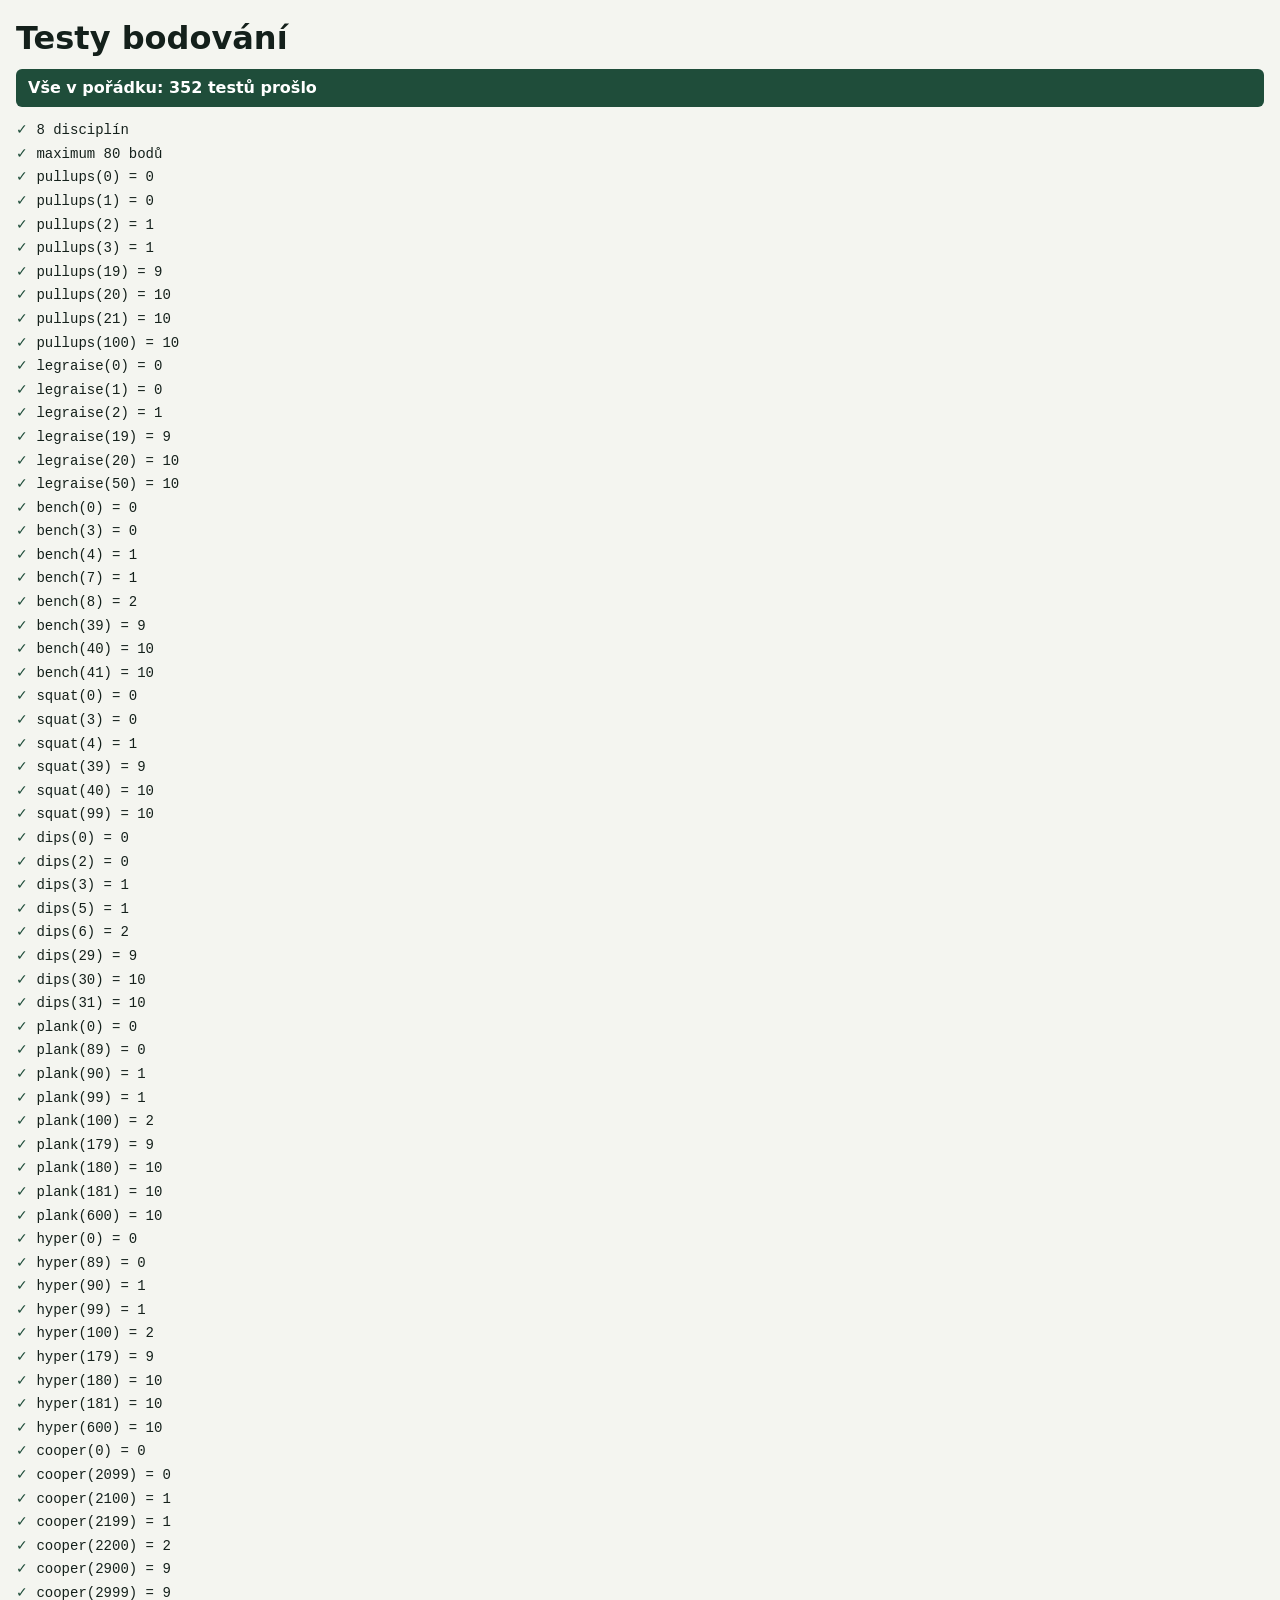
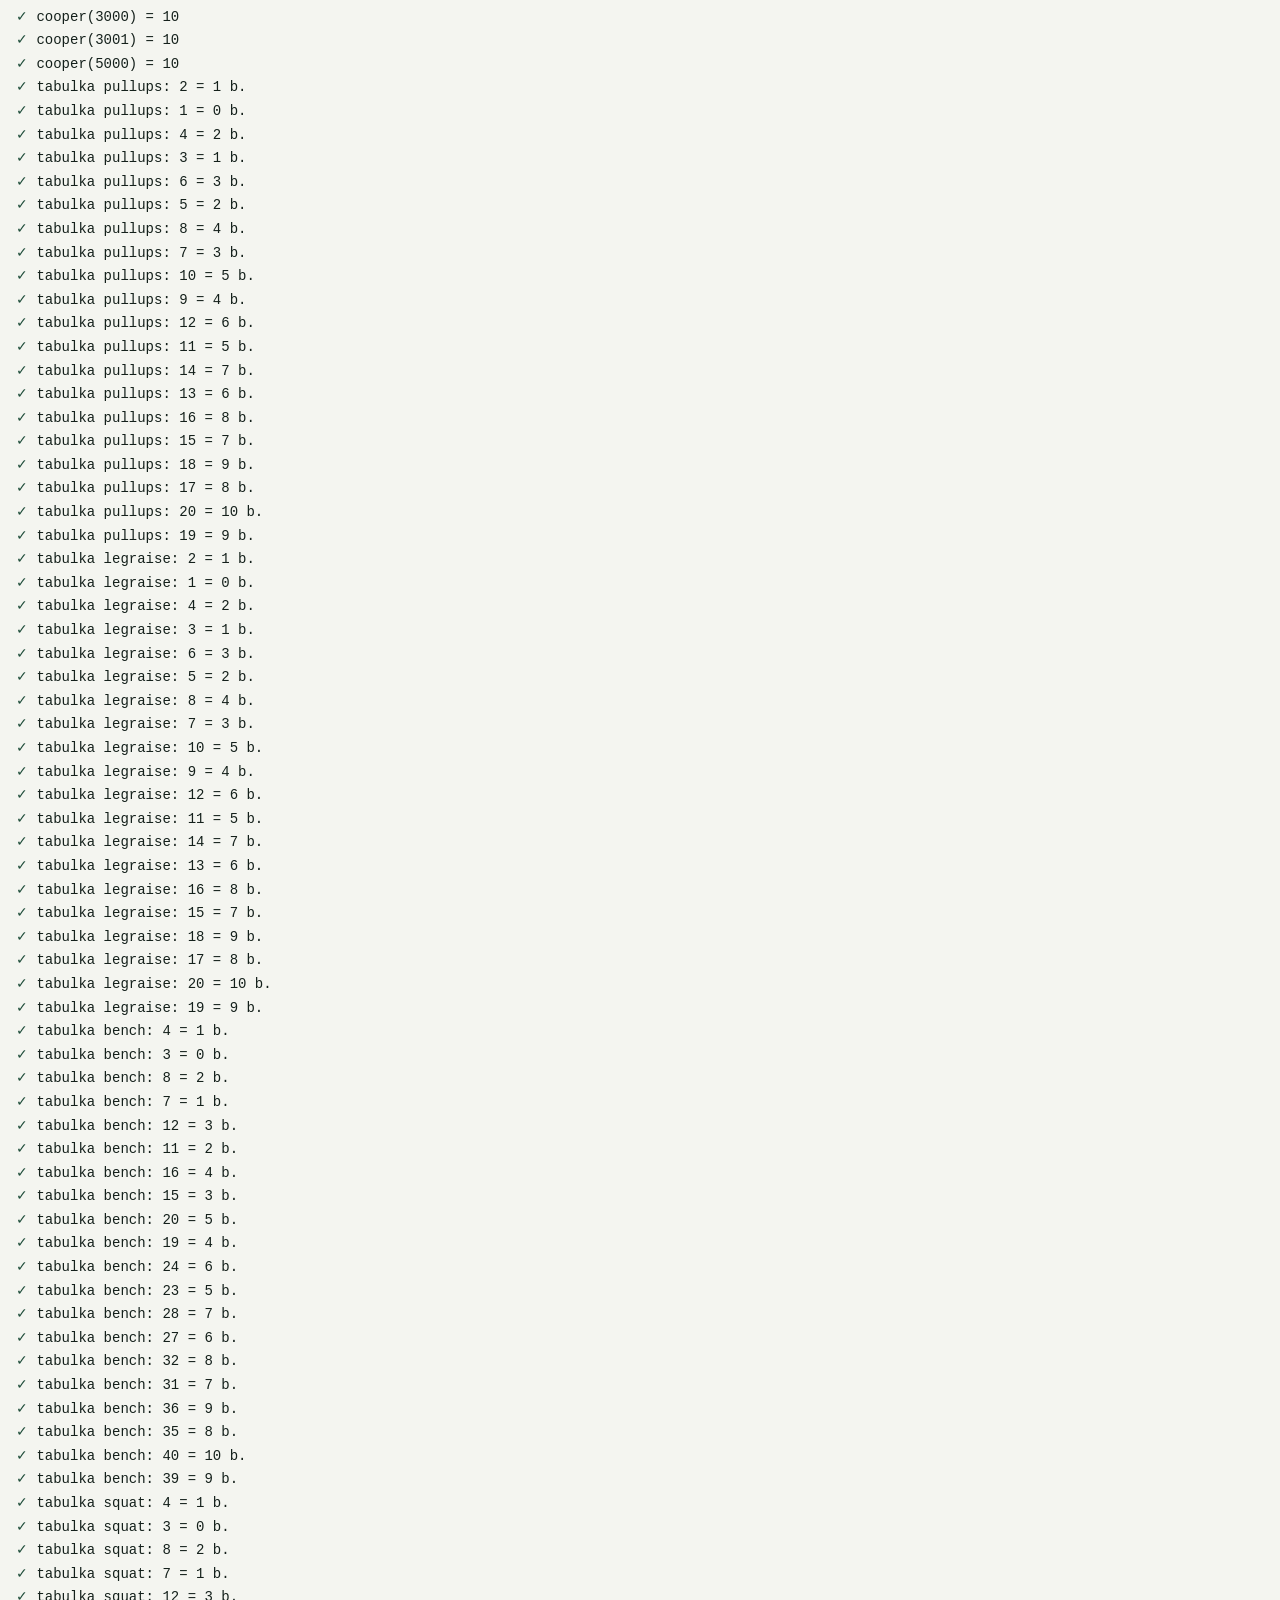
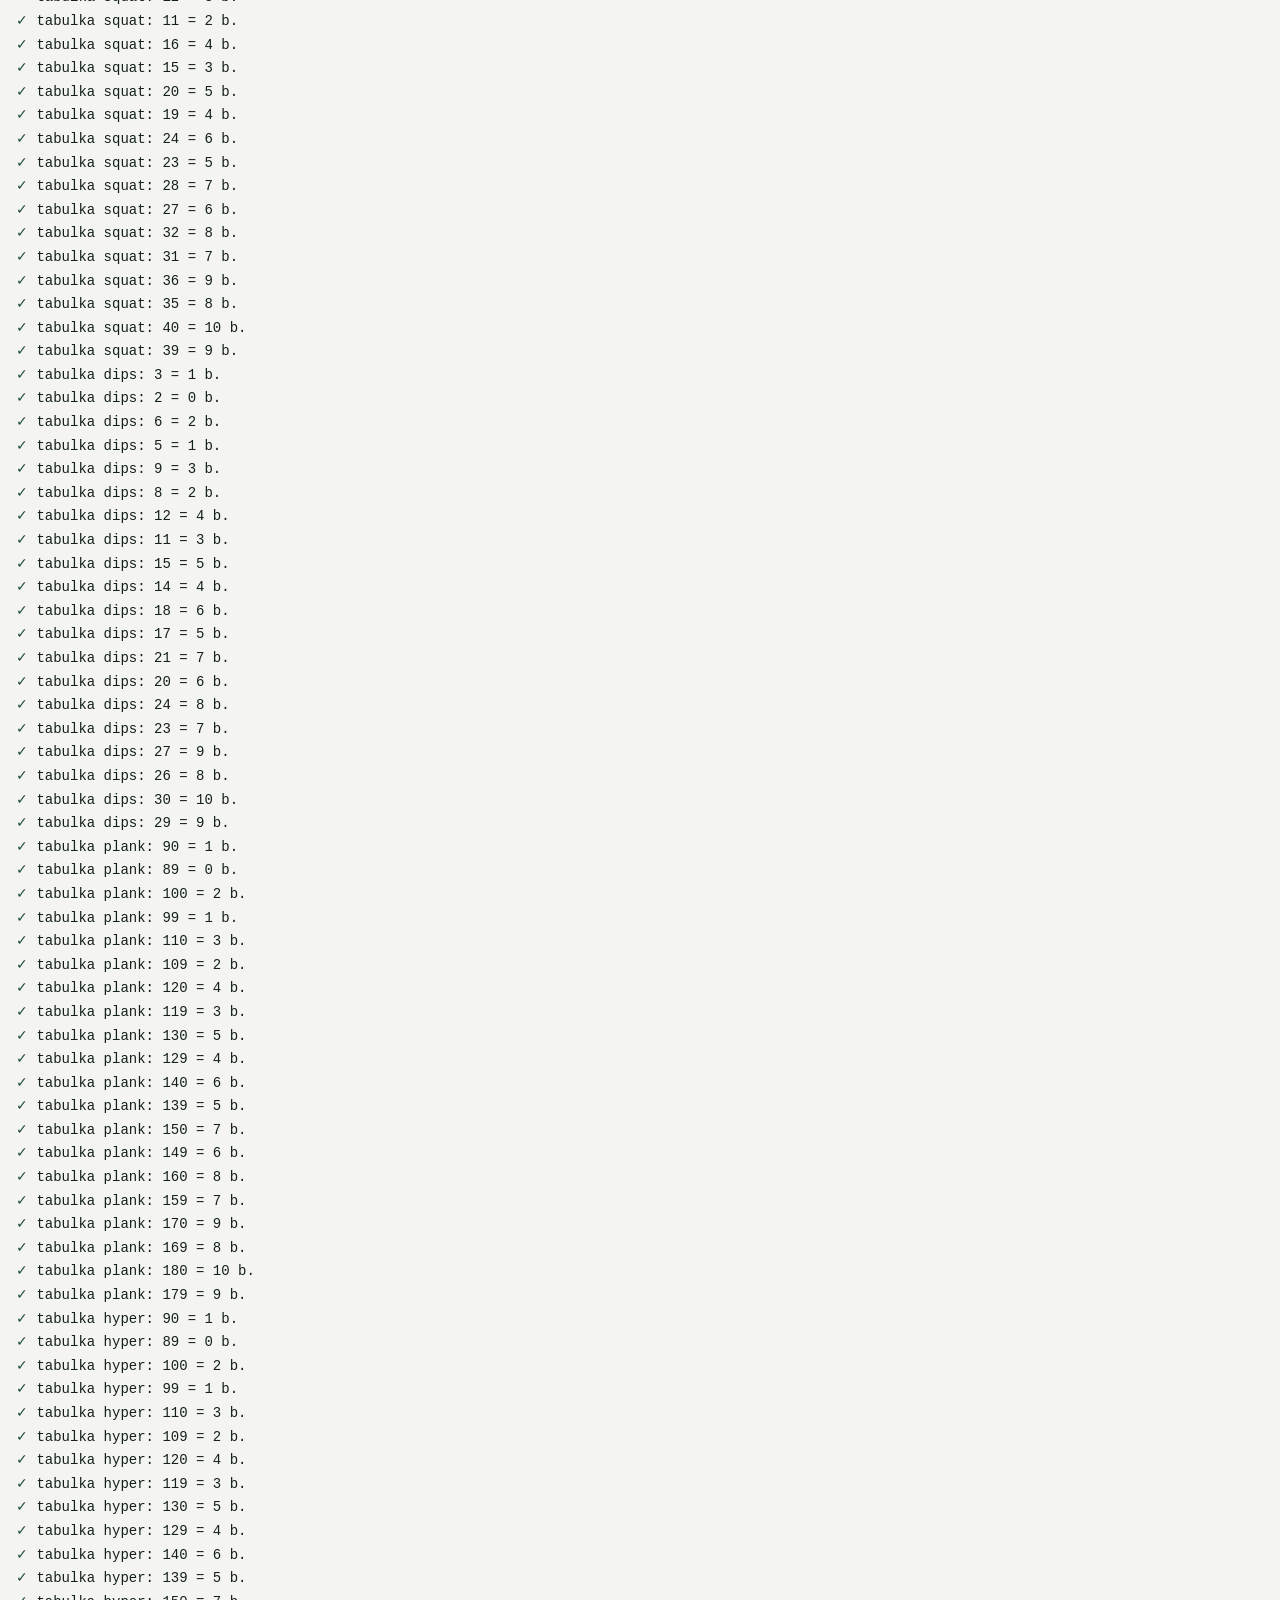
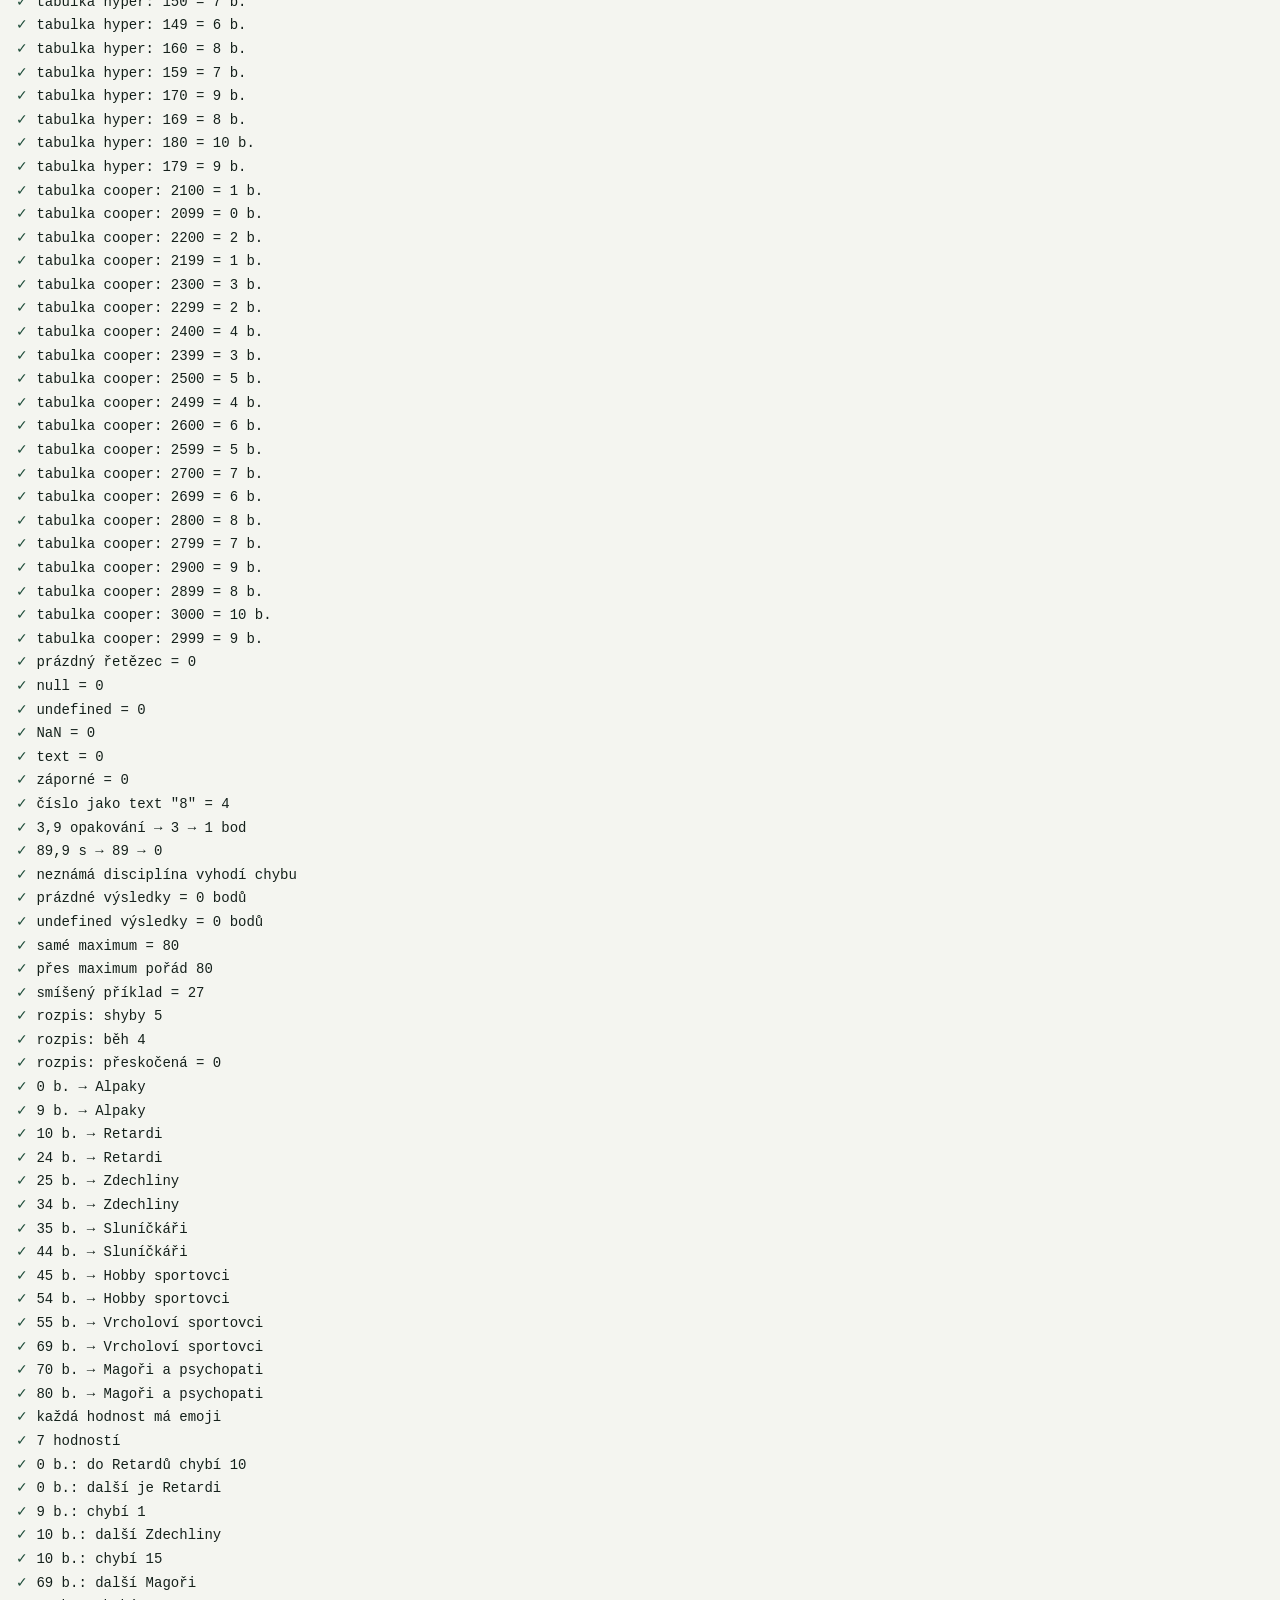
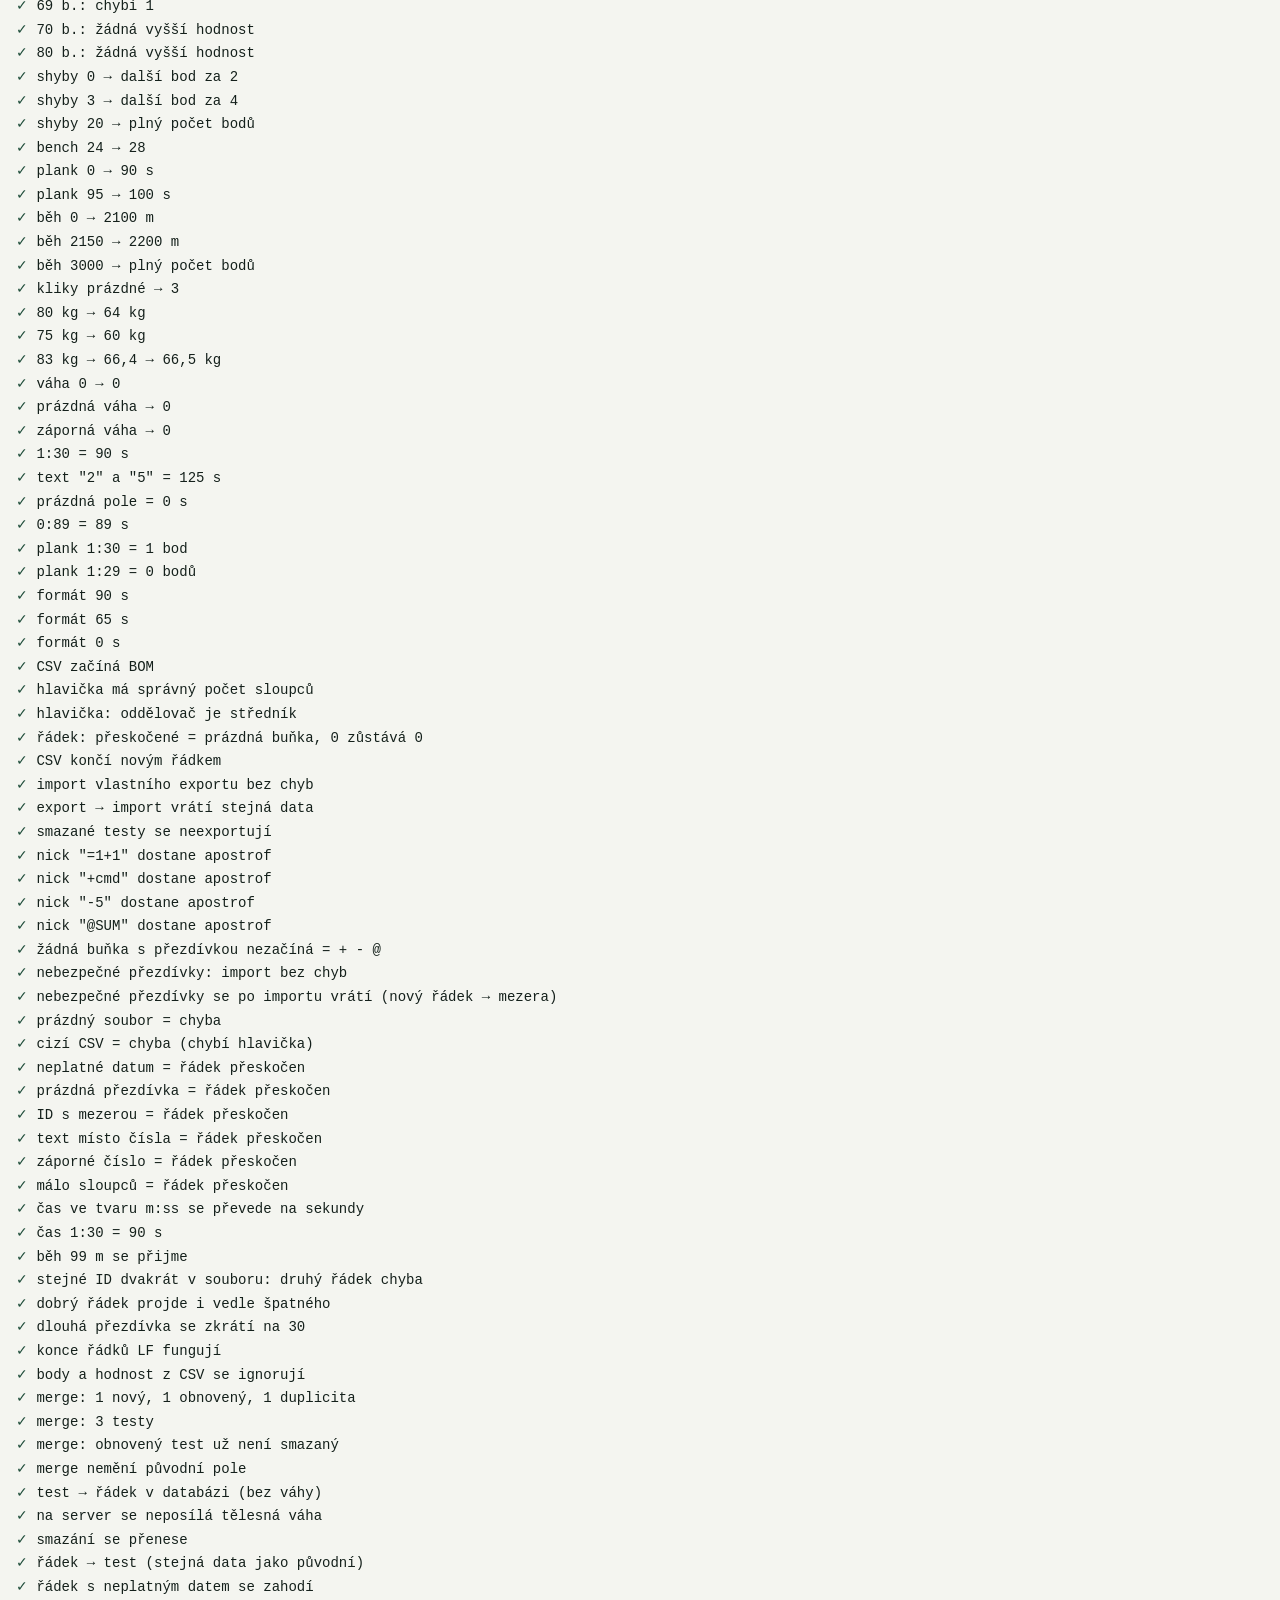
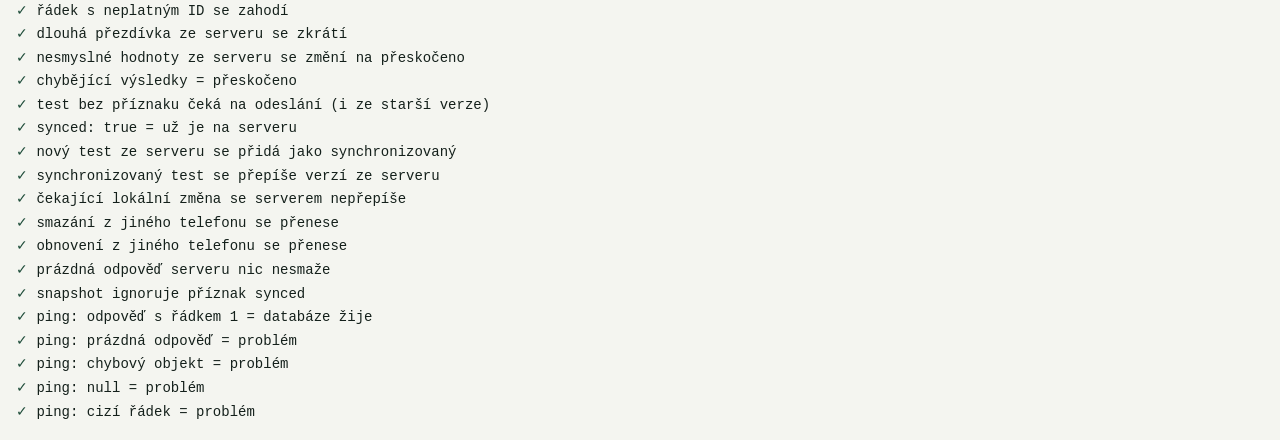
<file: tests.html>
<!DOCTYPE html>
<html lang="cs">
<head>
  <meta charset="utf-8">
  <meta name="viewport" content="width=device-width, initial-scale=1">
  <title>Testy bodování</title>
  <style>
    body { font: 16px/1.4 system-ui, sans-serif; margin: 16px; background: #F4F5F0; color: #14201B; }
    h1 { margin: 0 0 8px; }
    #summary { font-weight: bold; padding: 8px 12px; border-radius: 6px; margin-bottom: 12px; }
    #summary.ok { background: #1F4D3A; color: #fff; }
    #summary.fail { background: #b3261e; color: #fff; }
    ul { list-style: none; padding: 0; margin: 0; }
    li { padding: 2px 0; font-family: monospace; font-size: 14px; }
    li.pass::before { content: "✓ "; color: #1F4D3A; }
    li.fail { color: #b3261e; font-weight: bold; }
    li.fail::before { content: "✗ "; }
  </style>
</head>
<body>
  <h1>Testy bodování</h1>
  <div id="summary">Běží…</div>
  <ul id="list"></ul>

  <script type="module">
    import {
      DISCIPLINES, MAX_POINTS, RANKS, pointsFor, pointsByDiscipline, totalPoints,
      rankFor, nextRank, nextPointAt, workingLoad, toSeconds, formatTime,
    } from './js/scoring.js';
    import { testsToCsv, parseTestsCsv, parseCsv, HEADER } from './js/csv.js';
    import { mergeTests, mergeFromServer, needsSync, snapshot } from './js/storage.js';
    import { testToRow, rowToTest, sanitizeValues, parsePing } from './js/db.js';

    let passed = 0, failed = 0;
    const list = document.getElementById('list');

    function eq(actual, expected, label) {
      const ok = JSON.stringify(actual) === JSON.stringify(expected);
      ok ? passed++ : failed++;
      const li = document.createElement('li');
      li.className = ok ? 'pass' : 'fail';
      li.textContent = ok
        ? label
        : `${label}: čekáno ${JSON.stringify(expected)}, je ${JSON.stringify(actual)}`;
      list.appendChild(li);
    }

    // Tabulka [vstup, očekané body] pro jednu disciplínu
    function table(id, rows) {
      for (const [input, expected] of rows) {
        eq(pointsFor(id, input), expected, `${id}(${input}) = ${expected}`);
      }
    }

    // --- Počet disciplín a maximum
    eq(DISCIPLINES.length, 8, '8 disciplín');
    eq(MAX_POINTS, 80, 'maximum 80 bodů');

    // --- Opakování (hranice stupňů, strop 10, nula)
    table('pullups',  [[0, 0], [1, 0], [2, 1], [3, 1], [19, 9], [20, 10], [21, 10], [100, 10]]);
    table('legraise', [[0, 0], [1, 0], [2, 1], [19, 9], [20, 10], [50, 10]]);
    table('bench',    [[0, 0], [3, 0], [4, 1], [7, 1], [8, 2], [39, 9], [40, 10], [41, 10]]);
    table('squat',    [[0, 0], [3, 0], [4, 1], [39, 9], [40, 10], [99, 10]]);
    table('dips',     [[0, 0], [2, 0], [3, 1], [5, 1], [6, 2], [29, 9], [30, 10], [31, 10]]);

    // --- Čas: plank a hyperextenze (pod 1:30 = 0, pak 1 + floor((s-90)/10), strop 10)
    for (const id of ['plank', 'hyper']) {
      table(id, [
        [0, 0], [89, 0], [90, 1], [99, 1], [100, 2], [179, 9], [180, 10],
        [181, 10], [600, 10],
      ]);
    }

    // --- Cooperův běh (pod 2100 m = 0, pak 1 + floor((m-2100)/100), strop 10)
    table('cooper', [
      [0, 0], [2099, 0], [2100, 1], [2199, 1], [2200, 2], [2900, 9], [2999, 9],
      [3000, 10], [3001, 10], [5000, 10],
    ]);

    // --- Celá bodovací tabulka (src/challenge_bodovaci_tabulka.xlsx): vstup pro 1–10 bodů
    const fullTable = {
      pullups:  [2, 4, 6, 8, 10, 12, 14, 16, 18, 20],
      legraise: [2, 4, 6, 8, 10, 12, 14, 16, 18, 20],
      bench:    [4, 8, 12, 16, 20, 24, 28, 32, 36, 40],
      squat:    [4, 8, 12, 16, 20, 24, 28, 32, 36, 40],
      dips:     [3, 6, 9, 12, 15, 18, 21, 24, 27, 30],
      plank:    [90, 100, 110, 120, 130, 140, 150, 160, 170, 180],
      hyper:    [90, 100, 110, 120, 130, 140, 150, 160, 170, 180],
      cooper:   [2100, 2200, 2300, 2400, 2500, 2600, 2700, 2800, 2900, 3000],
    };
    for (const [id, inputs] of Object.entries(fullTable)) {
      inputs.forEach((input, i) => {
        eq(pointsFor(id, input), i + 1, `tabulka ${id}: ${input} = ${i + 1} b.`);
        eq(pointsFor(id, input - 1), i, `tabulka ${id}: ${input - 1} = ${i} b.`);
      });
    }

    // --- Neplatné vstupy = 0, desetinná čísla se zaokrouhlí dolů
    eq(pointsFor('pullups', ''), 0, 'prázdný řetězec = 0');
    eq(pointsFor('pullups', null), 0, 'null = 0');
    eq(pointsFor('pullups', undefined), 0, 'undefined = 0');
    eq(pointsFor('pullups', NaN), 0, 'NaN = 0');
    eq(pointsFor('pullups', 'abc'), 0, 'text = 0');
    eq(pointsFor('pullups', -5), 0, 'záporné = 0');
    eq(pointsFor('pullups', '8'), 4, 'číslo jako text "8" = 4');
    eq(pointsFor('pullups', 3.9), 1, '3,9 opakování → 3 → 1 bod');
    eq(pointsFor('plank', 89.9), 0, '89,9 s → 89 → 0');
    let threw = false;
    try { pointsFor('neexistuje', 5); } catch { threw = true; }
    eq(threw, true, 'neznámá disciplína vyhodí chybu');

    // --- Součty
    eq(totalPoints({}), 0, 'prázdné výsledky = 0 bodů');
    eq(totalPoints(undefined), 0, 'undefined výsledky = 0 bodů');
    const maxResults = {
      pullups: 20, legraise: 20, bench: 40, squat: 40, dips: 30,
      plank: 180, hyper: 180, cooper: 3000,
    };
    eq(totalPoints(maxResults), 80, 'samé maximum = 80');
    eq(totalPoints({ ...maxResults, cooper: 5000 }), 80, 'přes maximum pořád 80');
    eq(
      totalPoints({ pullups: 10, legraise: 10, bench: 8, squat: 8, dips: 9, plank: 120, hyper: 100, cooper: 2400 }),
      5 + 5 + 2 + 2 + 3 + 4 + 2 + 4,
      'smíšený příklad = 27',
    );
    eq(pointsByDiscipline({ pullups: 10, cooper: 2400 }).pullups, 5, 'rozpis: shyby 5');
    eq(pointsByDiscipline({ pullups: 10, cooper: 2400 }).cooper, 4, 'rozpis: běh 4');
    eq(pointsByDiscipline({ pullups: 10 }).plank, 0, 'rozpis: přeskočená = 0');

    // --- Hodnosti: hranice každé hodnosti
    const rankCases = [
      [0, 'Alpaky'], [9, 'Alpaky'], [10, 'Retardi'], [24, 'Retardi'],
      [25, 'Zdechliny'], [34, 'Zdechliny'], [35, 'Sluníčkáři'], [44, 'Sluníčkáři'],
      [45, 'Hobby sportovci'], [54, 'Hobby sportovci'],
      [55, 'Vrcholoví sportovci'], [69, 'Vrcholoví sportovci'],
      [70, 'Magoři a psychopati'], [80, 'Magoři a psychopati'],
    ];
    for (const [pts, name] of rankCases) eq(rankFor(pts).name, name, `${pts} b. → ${name}`);
    eq(RANKS.every((r) => r.emoji), true, 'každá hodnost má emoji');
    eq(RANKS.length, 7, '7 hodností');

    // --- Kolik chybí do další hodnosti
    eq(nextRank(0)?.missing, 10, '0 b.: do Retardů chybí 10');
    eq(nextRank(0)?.rank.name, 'Retardi', '0 b.: další je Retardi');
    eq(nextRank(9)?.missing, 1, '9 b.: chybí 1');
    eq(nextRank(10)?.rank.name, 'Zdechliny', '10 b.: další Zdechliny');
    eq(nextRank(10)?.missing, 15, '10 b.: chybí 15');
    eq(nextRank(69)?.rank.name, 'Magoři a psychopati', '69 b.: další Magoři');
    eq(nextRank(69)?.missing, 1, '69 b.: chybí 1');
    eq(nextRank(70), null, '70 b.: žádná vyšší hodnost');
    eq(nextRank(80), null, '80 b.: žádná vyšší hodnost');

    // --- Další bod za…
    eq(nextPointAt('pullups', 0), 2, 'shyby 0 → další bod za 2');
    eq(nextPointAt('pullups', 3), 4, 'shyby 3 → další bod za 4');
    eq(nextPointAt('pullups', 20), null, 'shyby 20 → plný počet bodů');
    eq(nextPointAt('bench', 24), 28, 'bench 24 → 28');
    eq(nextPointAt('plank', 0), 90, 'plank 0 → 90 s');
    eq(nextPointAt('plank', 95), 100, 'plank 95 → 100 s');
    eq(nextPointAt('cooper', 0), 2100, 'běh 0 → 2100 m');
    eq(nextPointAt('cooper', 2150), 2200, 'běh 2150 → 2200 m');
    eq(nextPointAt('cooper', 3000), null, 'běh 3000 → plný počet bodů');
    eq(nextPointAt('dips', ''), 3, 'kliky prázdné → 3');

    // --- Zátěž 80 % váhy (po 0,5 kg)
    eq(workingLoad(80), 64, '80 kg → 64 kg');
    eq(workingLoad(75), 60, '75 kg → 60 kg');
    eq(workingLoad(83), 66.5, '83 kg → 66,4 → 66,5 kg');
    eq(workingLoad(0), 0, 'váha 0 → 0');
    eq(workingLoad(''), 0, 'prázdná váha → 0');
    eq(workingLoad(-10), 0, 'záporná váha → 0');

    // --- Čas
    eq(toSeconds(1, 30), 90, '1:30 = 90 s');
    eq(toSeconds('2', '5'), 125, 'text "2" a "5" = 125 s');
    eq(toSeconds('', ''), 0, 'prázdná pole = 0 s');
    eq(toSeconds(0, 89), 89, '0:89 = 89 s');
    eq(pointsFor('plank', toSeconds(1, 30)), 1, 'plank 1:30 = 1 bod');
    eq(pointsFor('plank', toSeconds(1, 29)), 0, 'plank 1:29 = 0 bodů');
    eq(formatTime(90), '1:30', 'formát 90 s');
    eq(formatTime(65), '1:05', 'formát 65 s');
    eq(formatTime(0), '0:00', 'formát 0 s');

    // --- CSV
    const mk = (id, nick, values, extra = {}) => ({
      id, created_at: '2026-11-26T10:30:00.000Z', nick,
      values: { pullups: 12, legraise: null, bench: 8, squat: 0, dips: 9, plank: 140, hyper: null, cooper: 2450, ...values },
      ...extra,
    });
    const sample = [mk('a1', 'Pepa', {}), mk('b2', 'Honza', { pullups: 20 })];
    const csv = testsToCsv(sample);
    eq(csv.charCodeAt(0), 0xFEFF, 'CSV začíná BOM');
    eq(csv.split('\r\n')[0].split(';').length, HEADER.length, 'hlavička má správný počet sloupců');
    eq(csv.split('\r\n')[0].startsWith('\uFEFFID testu;Datum;Přezdívka;Shyby;'), true, 'hlavička: oddělovač je středník');
    eq(csv.split('\r\n')[1], 'a1;2026-11-26T10:30:00.000Z;Pepa;12;;8;0;9;140;;2450;21;Retardi', 'řádek: přeskočené = prázdná buňka, 0 zůstává 0');
    eq(csv.endsWith('\r\n'), true, 'CSV končí novým řádkem');

    const round = parseTestsCsv(csv);
    eq(round.errors, [], 'import vlastního exportu bez chyb');
    eq(round.tests, sample, 'export → import vrátí stejná data');

    eq(testsToCsv([mk('a1', 'Pepa', {}, { deleted_at: '2026-11-27T00:00:00.000Z' }), mk('b2', 'Honza', {})]).split('\r\n').length, 3, 'smazané testy se neexportují');

    // Nebezpečné začátky buněk (vzorce v Excelu) a speciální znaky
    const nasty = ['=1+1', '+cmd', '-5', '@SUM(A1)', "'=x", "'abc", 'a;b', 'říká "ahoj"', 'dva\nřádky', '=HYPERLINK("x";"y")'];
    const nastyTests = nasty.map((nick, i) => mk(`n${i}`, nick, {}));
    const nastyCsv = testsToCsv(nastyTests);
    const cells = parseCsv(nastyCsv).slice(1).map((r) => r[2]);
    eq(cells[0], "'=1+1", 'nick "=1+1" dostane apostrof');
    eq(cells[1], "'+cmd", 'nick "+cmd" dostane apostrof');
    eq(cells[2], "'-5", 'nick "-5" dostane apostrof');
    eq(cells[3], "'@SUM(A1)", 'nick "@SUM" dostane apostrof');
    eq(cells.every((c, i) => !/^[=+\-@]/.test(c) || false), true, 'žádná buňka s přezdívkou nezačíná = + - @');
    const nastyBack = parseTestsCsv(nastyCsv);
    eq(nastyBack.errors, [], 'nebezpečné přezdívky: import bez chyb');
    eq(nastyBack.tests.map((t) => t.nick), nasty.map((n) => n.replace(/\n/g, ' ')), 'nebezpečné přezdívky se po importu vrátí (nový řádek → mezera)');

    // Chybné vstupy
    eq(parseTestsCsv('').errors.length, 1, 'prázdný soubor = chyba');
    eq(parseTestsCsv('a;b;c\r\n1;2;3').errors.length, 1, 'cizí CSV = chyba (chybí hlavička)');
    const head = csv.split('\r\n')[0];
    const bad = (row) => parseTestsCsv(`${head}\r\n${row}\r\n`);
    eq(bad('a1;neni-datum;Pepa;1;1;1;1;1;1;1;1;;').tests.length, 0, 'neplatné datum = řádek přeskočen');
    eq(bad('a1;2026-11-26;;1;1;1;1;1;1;1;1;;').tests.length, 0, 'prázdná přezdívka = řádek přeskočen');
    eq(bad('a 1;2026-11-26;Pepa;1;1;1;1;1;1;1;1;;').tests.length, 0, 'ID s mezerou = řádek přeskočen');
    eq(bad('a1;2026-11-26;Pepa;abc;1;1;1;1;1;1;1;;').tests.length, 0, 'text místo čísla = řádek přeskočen');
    eq(bad('a1;2026-11-26;Pepa;-3;1;1;1;1;1;1;1;;').tests.length, 0, 'záporné číslo = řádek přeskočen');
    eq(bad('a1;2026-11-26;Pepa;1;1').tests.length, 0, 'málo sloupců = řádek přeskočen');
    eq(bad('a1;2026-11-26;Pepa;1;1;1;1;1;2:20;1:30;1;;').tests[0]?.values.plank, 140, 'čas ve tvaru m:ss se převede na sekundy');
    eq(bad('a1;2026-11-26;Pepa;1;1;1;1;1;2:20;1:30;1;;').tests[0]?.values.hyper, 90, 'čas 1:30 = 90 s');
    eq(bad('a1;2026-11-26;Pepa;1;1;1;1;1;1;1;99;;').tests[0]?.values.cooper, 99, 'běh 99 m se přijme');
    const twice = parseTestsCsv(`${head}\r\na1;2026-11-26;A;1;1;1;1;1;1;1;1;;\r\na1;2026-11-26;B;1;1;1;1;1;1;1;1;;\r\n`);
    eq([twice.tests.length, twice.errors.length], [1, 1], 'stejné ID dvakrát v souboru: druhý řádek chyba');
    const mixed = parseTestsCsv(`${head}\r\nx1;2026-11-26;Dobrý;1;1;1;1;1;1;1;1;;\r\nx2;nesmysl;Špatný;1;1;1;1;1;1;1;1;;\r\n`);
    eq([mixed.tests.length, mixed.errors.length], [1, 1], 'dobrý řádek projde i vedle špatného');
    eq(parseTestsCsv(`${head}\r\nx1;2026-11-26;${'Z'.repeat(50)};1;1;1;1;1;1;1;1;;\r\n`).tests[0].nick.length, 30, 'dlouhá přezdívka se zkrátí na 30');
    eq(parseTestsCsv(`${head}\nx1;2026-11-26;Pepa;1;1;1;1;1;1;1;1;;\n`).tests.length, 1, 'konce řádků LF fungují');
    eq(parseTestsCsv(`${head}\r\nx1;2026-11-26;Pepa;1;1;1;1;1;1;1;1;999;Hacker\r\n`).tests[0].values.cooper, 1, 'body a hodnost z CSV se ignorují');

    // Slučování při importu
    const existing = [mk('a1', 'Pepa', {}), mk('b2', 'Honza', {}, { deleted_at: '2026-11-27T00:00:00.000Z' })];
    const merged = mergeTests(existing, [mk('a1', 'Pepa', {}), mk('b2', 'Honza', {}), mk('c3', 'Karel', {})]);
    eq([merged.added, merged.restored, merged.duplicates], [1, 1, 1], 'merge: 1 nový, 1 obnovený, 1 duplicita');
    eq(merged.tests.length, 3, 'merge: 3 testy');
    eq(merged.tests.some((t) => t.deleted_at), false, 'merge: obnovený test už není smazaný');
    eq(existing[1].deleted_at !== undefined, true, 'merge nemění původní pole');

    // --- Synchronizace: převod řádků a slučování se serverem
    const t1 = mk('s1', 'Pepa', {});
    eq(testToRow(t1), { id: 's1', created_at: '2026-11-26T10:30:00.000Z', nick: 'Pepa', results: t1.values, deleted_at: null }, 'test → řádek v databázi (bez váhy)');
    eq(Object.keys(testToRow(t1)).includes('weight'), false, 'na server se neposílá tělesná váha');
    eq(testToRow({ ...t1, deleted_at: '2026-11-27T00:00:00.000Z' }).deleted_at, '2026-11-27T00:00:00.000Z', 'smazání se přenese');
    const back = rowToTest({ id: 's1', created_at: '2026-11-26T10:30:00+00:00', nick: 'Pepa', results: t1.values, deleted_at: null });
    eq(back, t1, 'řádek → test (stejná data jako původní)');
    eq(rowToTest({ id: 's1', created_at: 'blbost', nick: 'A', results: {} }), null, 'řádek s neplatným datem se zahodí');
    eq(rowToTest({ id: 5, created_at: '2026-11-26', nick: 'A', results: {} }), null, 'řádek s neplatným ID se zahodí');
    eq(rowToTest({ id: 's2', created_at: '2026-11-26', nick: 'Z'.repeat(50), results: {} }).nick.length, 30, 'dlouhá přezdívka ze serveru se zkrátí');
    eq(sanitizeValues({ pullups: 12, legraise: -1, bench: 'abc', squat: 1.5, dips: 100000, plank: 0 }),
       { pullups: 12, legraise: null, bench: null, squat: null, dips: null, plank: 0, hyper: null, cooper: null },
       'nesmyslné hodnoty ze serveru se změní na přeskočeno');
    eq(sanitizeValues(null).pullups, null, 'chybějící výsledky = přeskočeno');

    eq(needsSync(mk('x', 'A', {})), true, 'test bez příznaku čeká na odeslání (i ze starší verze)');
    eq(needsSync({ ...mk('x', 'A', {}), synced: true }), false, 'synced: true = už je na serveru');
    const srv = mk('s1', 'Pepa', { pullups: 20 });
    const m1 = mergeFromServer([], [srv]);
    eq([m1.added, m1.updated, m1.tests[0].synced], [1, 0, true], 'nový test ze serveru se přidá jako synchronizovaný');
    const m2 = mergeFromServer([{ ...mk('s1', 'Pepa', {}), synced: true }], [srv]);
    eq([m2.updated, m2.tests[0].values.pullups], [1, 20], 'synchronizovaný test se přepíše verzí ze serveru');
    const m3 = mergeFromServer([mk('s1', 'Pepa', { pullups: 3 })], [srv]);
    eq([m3.updated, m3.tests[0].values.pullups], [0, 3], 'čekající lokální změna se serverem nepřepíše');
    const m4 = mergeFromServer([{ ...mk('s1', 'Pepa', {}), synced: true }], [{ ...mk('s1', 'Pepa', {}), deleted_at: '2026-11-27T00:00:00.000Z' }]);
    eq(m4.tests[0].deleted_at, '2026-11-27T00:00:00.000Z', 'smazání z jiného telefonu se přenese');
    const m5 = mergeFromServer([{ ...mk('s1', 'Pepa', {}), synced: true, deleted_at: '2026-11-27T00:00:00.000Z' }], [mk('s1', 'Pepa', {})]);
    eq(m5.tests[0].deleted_at, undefined, 'obnovení z jiného telefonu se přenese');
    eq(mergeFromServer([mk('a', 'A', {})], []).tests.length, 1, 'prázdná odpověď serveru nic nesmaže');
    eq(snapshot(mk('x', 'A', {})) === snapshot({ ...mk('x', 'A', {}), synced: true }), true, 'snapshot ignoruje příznak synced');

    // --- Ping (dostupnost databáze)
    eq(parsePing([{ id: 1, ok: true }]), true, 'ping: odpověď s řádkem 1 = databáze žije');
    eq(parsePing([]), false, 'ping: prázdná odpověď = problém');
    eq(parsePing({ message: 'chyba' }), false, 'ping: chybový objekt = problém');
    eq(parsePing(null), false, 'ping: null = problém');
    eq(parsePing([{ id: 2 }]), false, 'ping: cizí řádek = problém');

    // --- Výsledek
    const s = document.getElementById('summary');
    s.textContent = failed === 0
      ? `Vše v pořádku: ${passed} testů prošlo`
      : `Chyba: ${failed} testů neprošlo, ${passed} prošlo`;
    s.className = failed === 0 ? 'ok' : 'fail';
    document.title = (failed === 0 ? '✓ ' : '✗ ') + document.title;
  </script>
</body>
</html>
</file>
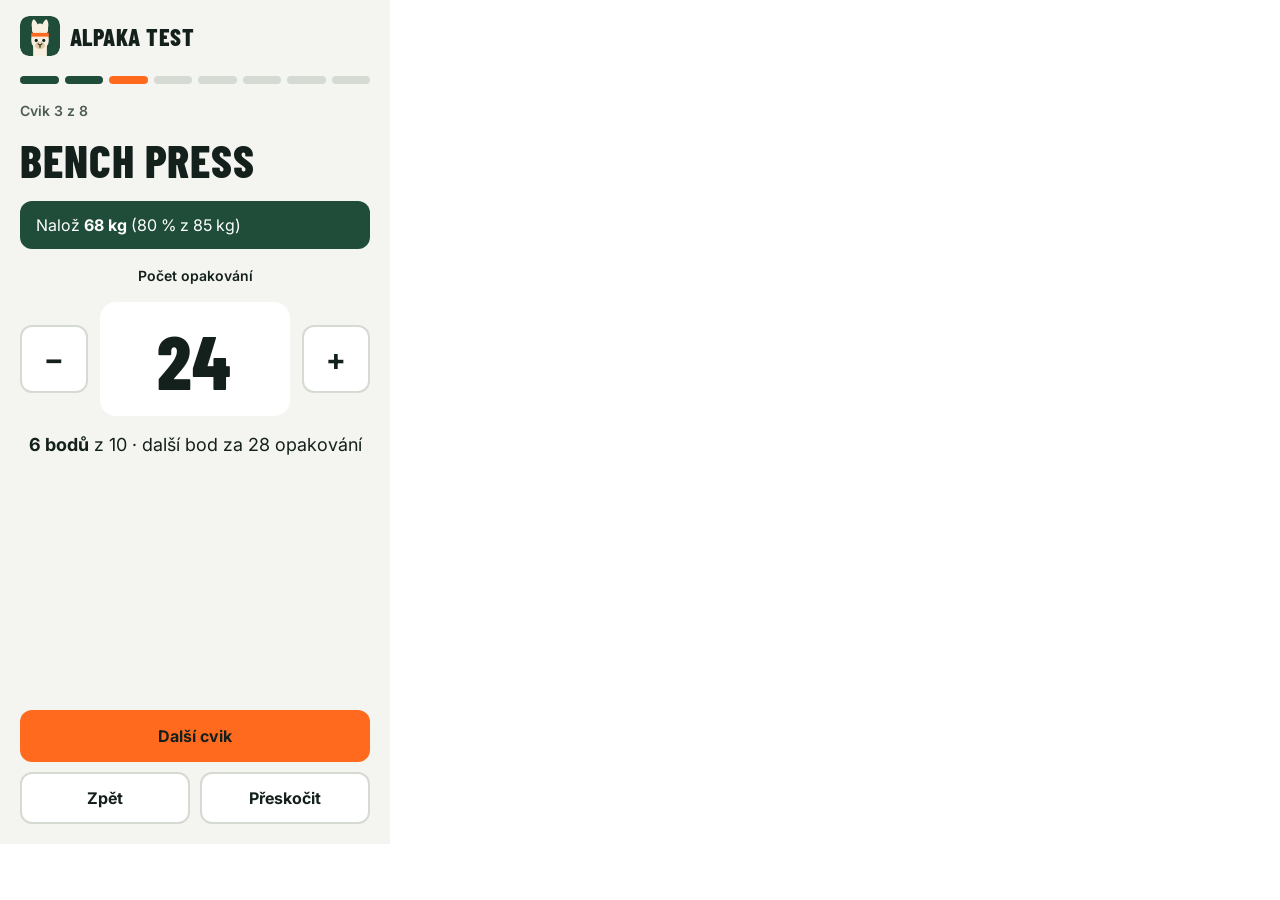
<file: design/obrazovky/Cvik.html>
<!doctype html>
<html lang="cs">
<head>
<meta charset="utf-8">
<title>Mobil – cvik</title>
<link rel="stylesheet" href="https://fonts.googleapis.com/css2?family=Barlow+Condensed:wght@600;700;800&family=Inter:wght@400;500;600;700&display=swap">
<style>body{margin:0}a{color:#1F4D3A}a:hover{color:#14201B}button,input{font-family:inherit}</style>
</head>
<body>
<div style="width:390px;height:844px;box-sizing:border-box;overflow:hidden;background:#F4F5F0;color:#14201B;font-family:Inter,sans-serif;display:flex;flex-direction:column">
<div style="display:flex;align-items:center;gap:10px;padding:16px 20px"><svg width="40" height="40" viewBox="0 0 64 64" role="img" aria-label="Alpaka" style="flex:none;border-radius:9px"><rect width="64" height="64" rx="14" fill="#1F4D3A"/><path d="M22 26C17 17 18 8 22 5C27 8 30 16 29 24Z" fill="#F7EFE0"/><path d="M42 26C47 17 46 8 42 5C37 8 34 16 35 24Z" fill="#F7EFE0"/><path d="M21 40H43V64H21Z" fill="#F7EFE0"/><rect x="18" y="22" width="28" height="31" rx="13" fill="#F7EFE0"/><circle cx="25" cy="22" r="6" fill="#F7EFE0"/><circle cx="32" cy="19" r="7" fill="#F7EFE0"/><circle cx="39" cy="22" r="6" fill="#F7EFE0"/><rect x="18" y="27" width="28" height="6" fill="#FF6A1F"/><circle cx="26" cy="39" r="2.5" fill="#14201B"/><circle cx="38" cy="39" r="2.5" fill="#14201B"/><ellipse cx="32" cy="47" rx="8" ry="6" fill="#E2CBA4"/><path d="M29 44.5L32 47L35 44.5M32 47V50" fill="none" stroke="#14201B" stroke-width="1.8" stroke-linecap="round" stroke-linejoin="round"/></svg><div style="font-family:'Barlow Condensed',sans-serif;text-transform:uppercase;letter-spacing:.02em;font-size:24px;font-weight:800">Alpaka Test</div></div><div style="padding:4px 20px 20px;display:flex;flex-direction:column;gap:18px;flex:1"><div aria-label="Cvik 3 z 8" role="img" style="display:flex;gap:6px"><div style="flex:1;height:8px;border-radius:4px;background:#1F4D3A"></div><div style="flex:1;height:8px;border-radius:4px;background:#1F4D3A"></div><div style="flex:1;height:8px;border-radius:4px;background:#FF6A1F"></div><div style="flex:1;height:8px;border-radius:4px;background:#D5DAD2"></div><div style="flex:1;height:8px;border-radius:4px;background:#D5DAD2"></div><div style="flex:1;height:8px;border-radius:4px;background:#D5DAD2"></div><div style="flex:1;height:8px;border-radius:4px;background:#D5DAD2"></div><div style="flex:1;height:8px;border-radius:4px;background:#D5DAD2"></div></div>
<div style="font-size:14px;font-weight:600;color:#4E5C55">Cvik 3 z 8</div>
<h1 style="font-family:'Barlow Condensed',sans-serif;text-transform:uppercase;letter-spacing:.02em;margin:0;font-size:46px;line-height:1;font-weight:800">Bench press</h1>
<div style="background:#1F4D3A;color:#fff;border-radius:12px;padding:14px 16px;font-size:16px">Nalož <b>68 kg</b> (80 % z 85 kg)</div>
<label for="r" style="font-size:14px;font-weight:600;text-align:center">Počet opakování</label>
<div style="display:flex;gap:12px;align-items:center"><button type="button" aria-label="Ubrat" style="background:#fff;color:#14201B;border:2px solid #D5DAD2;min-height:52px;border-radius:12px;padding:0 20px;font-size:16px;font-weight:700;width:68px;min-height:68px;font-size:30px;flex:none">−</button>
<input id="r" inputmode="numeric" value="24" style="font-family:'Barlow Condensed',sans-serif;text-transform:uppercase;letter-spacing:.02em;flex:1;min-width:0;text-align:center;font-size:76px;font-weight:800;border:0;border-radius:16px;background:#fff;color:#14201B;min-height:112px">
<button type="button" aria-label="Přidat" style="background:#fff;color:#14201B;border:2px solid #D5DAD2;min-height:52px;border-radius:12px;padding:0 20px;font-size:16px;font-weight:700;width:68px;min-height:68px;font-size:30px;flex:none">+</button></div>
<div style="text-align:center;font-size:18px"><b>6 bodů</b> z 10 · další bod za 28 opakování</div>
<div style="margin-top:auto;display:flex;flex-direction:column;gap:10px"><button type="button" style="background:#FF6A1F;color:#14201B;border:0;min-height:52px;border-radius:12px;padding:0 20px;font-size:16px;font-weight:700;">Další cvik</button><div style="display:flex;gap:10px"><button type="button" style="background:#fff;color:#14201B;border:2px solid #D5DAD2;min-height:52px;border-radius:12px;padding:0 20px;font-size:16px;font-weight:700;flex:1">Zpět</button><button type="button" style="background:#fff;color:#14201B;border:2px solid #D5DAD2;min-height:52px;border-radius:12px;padding:0 20px;font-size:16px;font-weight:700;flex:1">Přeskočit</button></div></div></div>
</div>
</body>
</html>
</file>
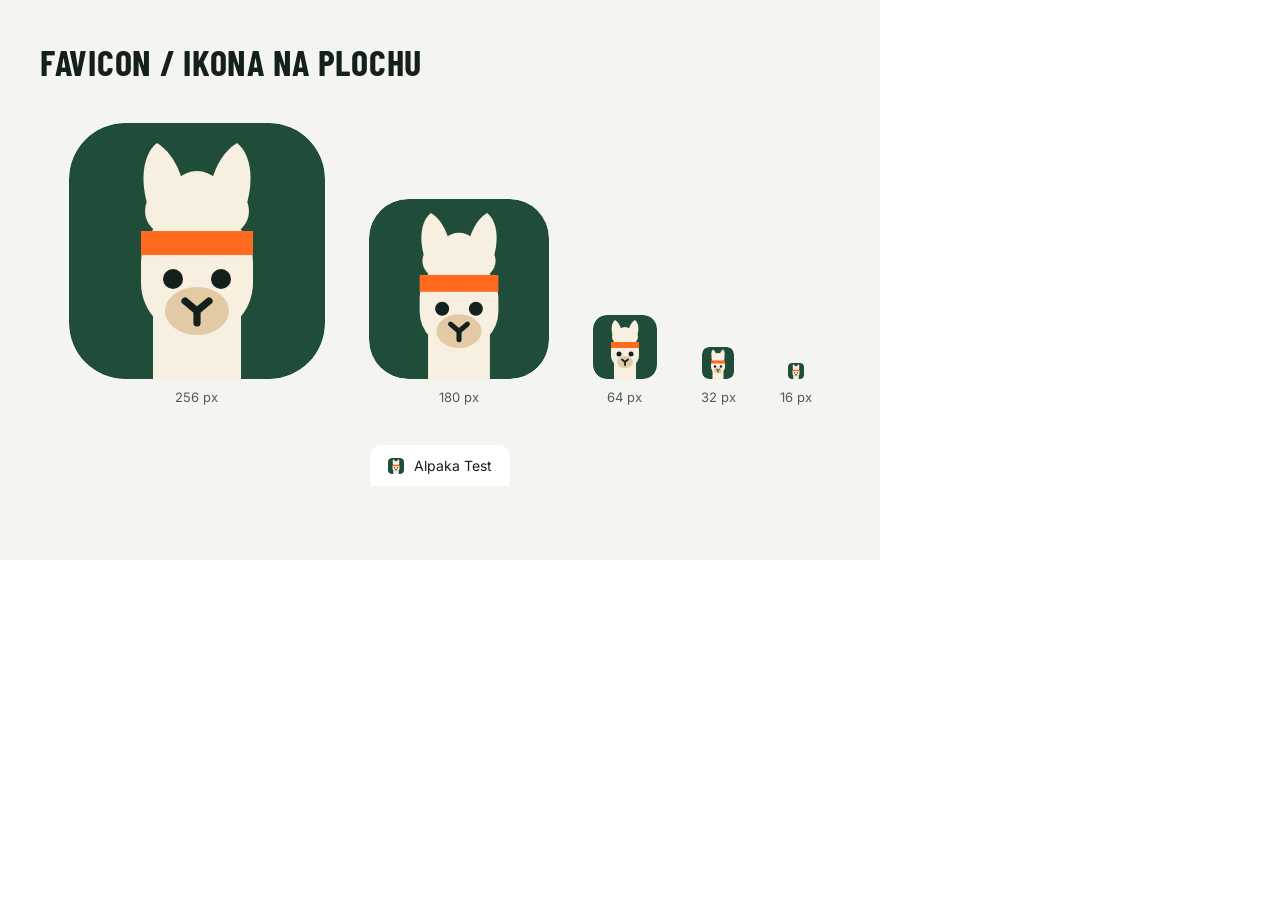
<file: design/obrazovky/Favicon.html>
<!doctype html>
<html lang="cs">
<head>
<meta charset="utf-8">
<title>Favicon</title>
<link rel="stylesheet" href="https://fonts.googleapis.com/css2?family=Barlow+Condensed:wght@600;700;800&family=Inter:wght@400;500;600;700&display=swap">
<style>body{margin:0}a{color:#1F4D3A}a:hover{color:#14201B}button,input{font-family:inherit}</style>
</head>
<body>
<div style="width:880px;height:560px;box-sizing:border-box;overflow:hidden;background:#F4F5F0;color:#14201B;font-family:Inter,sans-serif;display:flex;flex-direction:column">
<div style="padding:40px;display:flex;flex-direction:column;gap:40px"><h1 style="font-family:'Barlow Condensed',sans-serif;text-transform:uppercase;letter-spacing:.02em;margin:0;font-size:36px">Favicon / ikona na plochu</h1>
<div style="display:flex;gap:44px;align-items:flex-end;justify-content:center"><div style="display:flex;flex-direction:column;align-items:center;gap:10px"><svg width="256" height="256" viewBox="0 0 64 64" role="img" aria-label="Alpaka" style="flex:none;border-radius:56px"><rect width="64" height="64" rx="14" fill="#1F4D3A"/><path d="M22 26C17 17 18 8 22 5C27 8 30 16 29 24Z" fill="#F7EFE0"/><path d="M42 26C47 17 46 8 42 5C37 8 34 16 35 24Z" fill="#F7EFE0"/><path d="M21 40H43V64H21Z" fill="#F7EFE0"/><rect x="18" y="22" width="28" height="31" rx="13" fill="#F7EFE0"/><circle cx="25" cy="22" r="6" fill="#F7EFE0"/><circle cx="32" cy="19" r="7" fill="#F7EFE0"/><circle cx="39" cy="22" r="6" fill="#F7EFE0"/><rect x="18" y="27" width="28" height="6" fill="#FF6A1F"/><circle cx="26" cy="39" r="2.5" fill="#14201B"/><circle cx="38" cy="39" r="2.5" fill="#14201B"/><ellipse cx="32" cy="47" rx="8" ry="6" fill="#E2CBA4"/><path d="M29 44.5L32 47L35 44.5M32 47V50" fill="none" stroke="#14201B" stroke-width="1.8" stroke-linecap="round" stroke-linejoin="round"/></svg><div style="font-size:13px;color:#4E5C55">256 px</div></div><div style="display:flex;flex-direction:column;align-items:center;gap:10px"><svg width="180" height="180" viewBox="0 0 64 64" role="img" aria-label="Alpaka" style="flex:none;border-radius:39px"><rect width="64" height="64" rx="14" fill="#1F4D3A"/><path d="M22 26C17 17 18 8 22 5C27 8 30 16 29 24Z" fill="#F7EFE0"/><path d="M42 26C47 17 46 8 42 5C37 8 34 16 35 24Z" fill="#F7EFE0"/><path d="M21 40H43V64H21Z" fill="#F7EFE0"/><rect x="18" y="22" width="28" height="31" rx="13" fill="#F7EFE0"/><circle cx="25" cy="22" r="6" fill="#F7EFE0"/><circle cx="32" cy="19" r="7" fill="#F7EFE0"/><circle cx="39" cy="22" r="6" fill="#F7EFE0"/><rect x="18" y="27" width="28" height="6" fill="#FF6A1F"/><circle cx="26" cy="39" r="2.5" fill="#14201B"/><circle cx="38" cy="39" r="2.5" fill="#14201B"/><ellipse cx="32" cy="47" rx="8" ry="6" fill="#E2CBA4"/><path d="M29 44.5L32 47L35 44.5M32 47V50" fill="none" stroke="#14201B" stroke-width="1.8" stroke-linecap="round" stroke-linejoin="round"/></svg><div style="font-size:13px;color:#4E5C55">180 px</div></div><div style="display:flex;flex-direction:column;align-items:center;gap:10px"><svg width="64" height="64" viewBox="0 0 64 64" role="img" aria-label="Alpaka" style="flex:none;border-radius:14px"><rect width="64" height="64" rx="14" fill="#1F4D3A"/><path d="M22 26C17 17 18 8 22 5C27 8 30 16 29 24Z" fill="#F7EFE0"/><path d="M42 26C47 17 46 8 42 5C37 8 34 16 35 24Z" fill="#F7EFE0"/><path d="M21 40H43V64H21Z" fill="#F7EFE0"/><rect x="18" y="22" width="28" height="31" rx="13" fill="#F7EFE0"/><circle cx="25" cy="22" r="6" fill="#F7EFE0"/><circle cx="32" cy="19" r="7" fill="#F7EFE0"/><circle cx="39" cy="22" r="6" fill="#F7EFE0"/><rect x="18" y="27" width="28" height="6" fill="#FF6A1F"/><circle cx="26" cy="39" r="2.5" fill="#14201B"/><circle cx="38" cy="39" r="2.5" fill="#14201B"/><ellipse cx="32" cy="47" rx="8" ry="6" fill="#E2CBA4"/><path d="M29 44.5L32 47L35 44.5M32 47V50" fill="none" stroke="#14201B" stroke-width="1.8" stroke-linecap="round" stroke-linejoin="round"/></svg><div style="font-size:13px;color:#4E5C55">64 px</div></div><div style="display:flex;flex-direction:column;align-items:center;gap:10px"><svg width="32" height="32" viewBox="0 0 64 64" role="img" aria-label="Alpaka" style="flex:none;border-radius:7px"><rect width="64" height="64" rx="14" fill="#1F4D3A"/><path d="M22 26C17 17 18 8 22 5C27 8 30 16 29 24Z" fill="#F7EFE0"/><path d="M42 26C47 17 46 8 42 5C37 8 34 16 35 24Z" fill="#F7EFE0"/><path d="M21 40H43V64H21Z" fill="#F7EFE0"/><rect x="18" y="22" width="28" height="31" rx="13" fill="#F7EFE0"/><circle cx="25" cy="22" r="6" fill="#F7EFE0"/><circle cx="32" cy="19" r="7" fill="#F7EFE0"/><circle cx="39" cy="22" r="6" fill="#F7EFE0"/><rect x="18" y="27" width="28" height="6" fill="#FF6A1F"/><circle cx="26" cy="39" r="2.5" fill="#14201B"/><circle cx="38" cy="39" r="2.5" fill="#14201B"/><ellipse cx="32" cy="47" rx="8" ry="6" fill="#E2CBA4"/><path d="M29 44.5L32 47L35 44.5M32 47V50" fill="none" stroke="#14201B" stroke-width="1.8" stroke-linecap="round" stroke-linejoin="round"/></svg><div style="font-size:13px;color:#4E5C55">32 px</div></div><div style="display:flex;flex-direction:column;align-items:center;gap:10px"><svg width="16" height="16" viewBox="0 0 64 64" role="img" aria-label="Alpaka" style="flex:none;border-radius:4px"><rect width="64" height="64" rx="14" fill="#1F4D3A"/><path d="M22 26C17 17 18 8 22 5C27 8 30 16 29 24Z" fill="#F7EFE0"/><path d="M42 26C47 17 46 8 42 5C37 8 34 16 35 24Z" fill="#F7EFE0"/><path d="M21 40H43V64H21Z" fill="#F7EFE0"/><rect x="18" y="22" width="28" height="31" rx="13" fill="#F7EFE0"/><circle cx="25" cy="22" r="6" fill="#F7EFE0"/><circle cx="32" cy="19" r="7" fill="#F7EFE0"/><circle cx="39" cy="22" r="6" fill="#F7EFE0"/><rect x="18" y="27" width="28" height="6" fill="#FF6A1F"/><circle cx="26" cy="39" r="2.5" fill="#14201B"/><circle cx="38" cy="39" r="2.5" fill="#14201B"/><ellipse cx="32" cy="47" rx="8" ry="6" fill="#E2CBA4"/><path d="M29 44.5L32 47L35 44.5M32 47V50" fill="none" stroke="#14201B" stroke-width="1.8" stroke-linecap="round" stroke-linejoin="round"/></svg><div style="font-size:13px;color:#4E5C55">16 px</div></div></div>
<div style="align-self:center;display:flex;align-items:center;gap:10px;background:#fff;border-radius:12px 12px 0 0;padding:12px 18px;font-size:14px"><svg width="16" height="16" viewBox="0 0 64 64" role="img" aria-label="Alpaka" style="flex:none;border-radius:4px"><rect width="64" height="64" rx="14" fill="#1F4D3A"/><path d="M22 26C17 17 18 8 22 5C27 8 30 16 29 24Z" fill="#F7EFE0"/><path d="M42 26C47 17 46 8 42 5C37 8 34 16 35 24Z" fill="#F7EFE0"/><path d="M21 40H43V64H21Z" fill="#F7EFE0"/><rect x="18" y="22" width="28" height="31" rx="13" fill="#F7EFE0"/><circle cx="25" cy="22" r="6" fill="#F7EFE0"/><circle cx="32" cy="19" r="7" fill="#F7EFE0"/><circle cx="39" cy="22" r="6" fill="#F7EFE0"/><rect x="18" y="27" width="28" height="6" fill="#FF6A1F"/><circle cx="26" cy="39" r="2.5" fill="#14201B"/><circle cx="38" cy="39" r="2.5" fill="#14201B"/><ellipse cx="32" cy="47" rx="8" ry="6" fill="#E2CBA4"/><path d="M29 44.5L32 47L35 44.5M32 47V50" fill="none" stroke="#14201B" stroke-width="1.8" stroke-linecap="round" stroke-linejoin="round"/></svg>Alpaka Test</div></div>
</div>
</body>
</html>
</file>
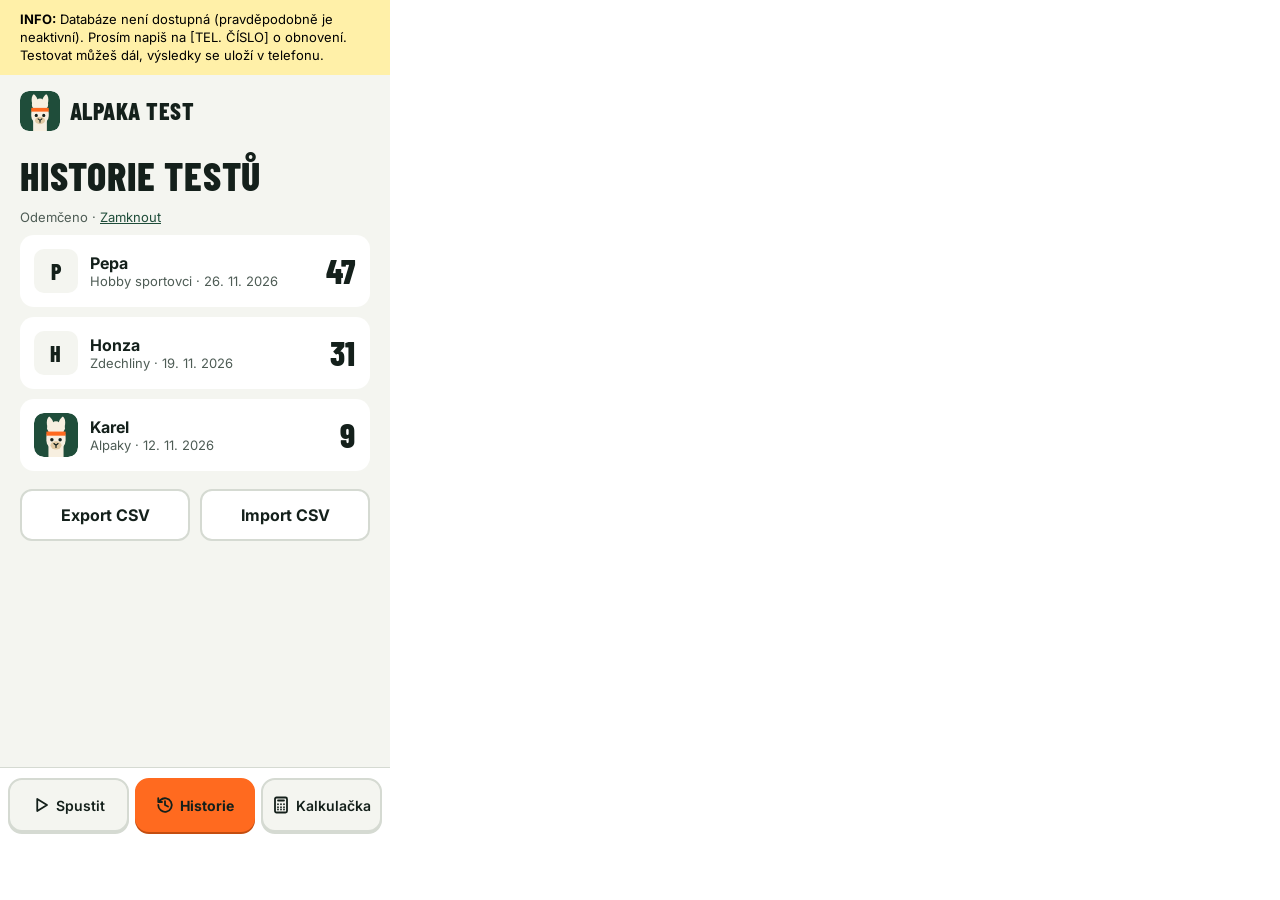
<file: design/obrazovky/Historie.html>
<!doctype html>
<html lang="cs">
<head>
<meta charset="utf-8">
<title>Mobil – historie a lišta</title>
<link rel="stylesheet" href="https://fonts.googleapis.com/css2?family=Barlow+Condensed:wght@600;700;800&family=Inter:wght@400;500;600;700&display=swap">
<style>body{margin:0}a{color:#1F4D3A}a:hover{color:#14201B}button,input{font-family:inherit}</style>
</head>
<body>
<div style="width:390px;height:844px;box-sizing:border-box;overflow:hidden;background:#F4F5F0;color:#14201B;font-family:Inter,sans-serif;display:flex;flex-direction:column">
<div role="status" style="background:#FFF0A8;color:#000;padding:10px 20px;font-size:13px;line-height:1.4"><b>INFO:</b> Databáze není dostupná (pravděpodobně je neaktivní). Prosím napiš na [TEL. ČÍSLO] o obnovení. Testovat můžeš dál, výsledky se uloží v telefonu.</div><div style="display:flex;align-items:center;gap:10px;padding:16px 20px"><svg width="40" height="40" viewBox="0 0 64 64" role="img" aria-label="Alpaka" style="flex:none;border-radius:9px"><rect width="64" height="64" rx="14" fill="#1F4D3A"/><path d="M22 26C17 17 18 8 22 5C27 8 30 16 29 24Z" fill="#F7EFE0"/><path d="M42 26C47 17 46 8 42 5C37 8 34 16 35 24Z" fill="#F7EFE0"/><path d="M21 40H43V64H21Z" fill="#F7EFE0"/><rect x="18" y="22" width="28" height="31" rx="13" fill="#F7EFE0"/><circle cx="25" cy="22" r="6" fill="#F7EFE0"/><circle cx="32" cy="19" r="7" fill="#F7EFE0"/><circle cx="39" cy="22" r="6" fill="#F7EFE0"/><rect x="18" y="27" width="28" height="6" fill="#FF6A1F"/><circle cx="26" cy="39" r="2.5" fill="#14201B"/><circle cx="38" cy="39" r="2.5" fill="#14201B"/><ellipse cx="32" cy="47" rx="8" ry="6" fill="#E2CBA4"/><path d="M29 44.5L32 47L35 44.5M32 47V50" fill="none" stroke="#14201B" stroke-width="1.8" stroke-linecap="round" stroke-linejoin="round"/></svg><div style="font-family:'Barlow Condensed',sans-serif;text-transform:uppercase;letter-spacing:.02em;font-size:24px;font-weight:800">Alpaka Test</div></div><div style="padding:4px 20px;display:flex;flex-direction:column;gap:10px"><h1 style="font-family:'Barlow Condensed',sans-serif;text-transform:uppercase;letter-spacing:.02em;margin:0;font-size:40px;font-weight:800">Historie testů</h1><div style="font-size:13px;color:#4E5C55">Odemčeno · <a href="Zamek.html">Zamknout</a></div><div style="background:#fff;border-radius:14px;padding:14px;display:flex;align-items:center;gap:12px"><div style="font-family:'Barlow Condensed',sans-serif;text-transform:uppercase;letter-spacing:.02em;width:44px;height:44px;border-radius:10px;background:#F4F5F0;display:flex;align-items:center;justify-content:center;font-size:22px;font-weight:800;flex:none">P</div><div style="flex:1;min-width:0"><div style="font-weight:700">Pepa</div><div style="font-size:13px;color:#4E5C55">Hobby sportovci · 26. 11. 2026</div></div><div style="font-family:'Barlow Condensed',sans-serif;text-transform:uppercase;letter-spacing:.02em;font-size:34px;font-weight:800">47</div></div><div style="background:#fff;border-radius:14px;padding:14px;display:flex;align-items:center;gap:12px"><div style="font-family:'Barlow Condensed',sans-serif;text-transform:uppercase;letter-spacing:.02em;width:44px;height:44px;border-radius:10px;background:#F4F5F0;display:flex;align-items:center;justify-content:center;font-size:22px;font-weight:800;flex:none">H</div><div style="flex:1;min-width:0"><div style="font-weight:700">Honza</div><div style="font-size:13px;color:#4E5C55">Zdechliny · 19. 11. 2026</div></div><div style="font-family:'Barlow Condensed',sans-serif;text-transform:uppercase;letter-spacing:.02em;font-size:34px;font-weight:800">31</div></div><div style="background:#fff;border-radius:14px;padding:14px;display:flex;align-items:center;gap:12px"><svg width="44" height="44" viewBox="0 0 64 64" role="img" aria-label="Hodnost Alpaky" style="flex:none;border-radius:10px"><rect width="64" height="64" rx="14" fill="#1F4D3A"/><path d="M22 26C17 17 18 8 22 5C27 8 30 16 29 24Z" fill="#F7EFE0"/><path d="M42 26C47 17 46 8 42 5C37 8 34 16 35 24Z" fill="#F7EFE0"/><path d="M21 40H43V64H21Z" fill="#F7EFE0"/><rect x="18" y="22" width="28" height="31" rx="13" fill="#F7EFE0"/><circle cx="25" cy="22" r="6" fill="#F7EFE0"/><circle cx="32" cy="19" r="7" fill="#F7EFE0"/><circle cx="39" cy="22" r="6" fill="#F7EFE0"/><rect x="18" y="27" width="28" height="6" fill="#FF6A1F"/><circle cx="26" cy="39" r="2.5" fill="#14201B"/><circle cx="38" cy="39" r="2.5" fill="#14201B"/><ellipse cx="32" cy="47" rx="8" ry="6" fill="#E2CBA4"/><path d="M29 44.5L32 47L35 44.5M32 47V50" fill="none" stroke="#14201B" stroke-width="1.8" stroke-linecap="round" stroke-linejoin="round"/></svg><div style="flex:1;min-width:0"><div style="font-weight:700">Karel</div><div style="font-size:13px;color:#4E5C55">Alpaky · 12. 11. 2026</div></div><div style="font-family:'Barlow Condensed',sans-serif;text-transform:uppercase;letter-spacing:.02em;font-size:34px;font-weight:800">9</div></div>
<div style="display:flex;gap:10px;margin-top:8px"><button type="button" style="background:#fff;color:#14201B;border:2px solid #D5DAD2;min-height:52px;border-radius:12px;padding:0 20px;font-size:16px;font-weight:700;flex:1">Export CSV</button><button type="button" style="background:#fff;color:#14201B;border:2px solid #D5DAD2;min-height:52px;border-radius:12px;padding:0 20px;font-size:16px;font-weight:700;flex:1">Import CSV</button></div></div><nav style="display:flex;gap:6px;padding:10px 8px 12px;background:#fff;border-top:1px solid #D5DAD2;margin-top:auto"><a href="Main.html" style="flex:1;min-width:0;display:flex;align-items:center;justify-content:center;gap:6px;min-height:54px;padding:4px;box-sizing:border-box;border-radius:14px;text-decoration:none;font-size:14px;white-space:nowrap;font-weight:600;color:#14201B;background:#F4F5F0;border:2px solid #D5DAD2;box-shadow:0 2px 0 #D5DAD2"><svg width="18" height="18" viewBox="0 0 24 24" fill="none" stroke="currentColor" stroke-width="2.4" stroke-linecap="round" stroke-linejoin="round" aria-hidden="true" style="flex:none"><path d="M7 4L20 12L7 20Z"/></svg><span>Spustit</span></a><a href="Historie.html" style="flex:1;min-width:0;display:flex;align-items:center;justify-content:center;gap:6px;min-height:54px;padding:4px;box-sizing:border-box;border-radius:14px;text-decoration:none;font-size:14px;white-space:nowrap;font-weight:700;color:#14201B;background:#FF6A1F;border:2px solid #FF6A1F;box-shadow:0 2px 0 #C44D0F"><svg width="18" height="18" viewBox="0 0 24 24" fill="none" stroke="currentColor" stroke-width="2.4" stroke-linecap="round" stroke-linejoin="round" aria-hidden="true" style="flex:none"><path d="M3 12a9 9 0 1 0 3-6.7L3 8M3 3v5h5M12 7v5l4 2"/></svg><span>Historie</span></a><a href="Kalkulacka.html" style="flex:1;min-width:0;display:flex;align-items:center;justify-content:center;gap:6px;min-height:54px;padding:4px;box-sizing:border-box;border-radius:14px;text-decoration:none;font-size:14px;white-space:nowrap;font-weight:600;color:#14201B;background:#F4F5F0;border:2px solid #D5DAD2;box-shadow:0 2px 0 #D5DAD2"><svg width="18" height="18" viewBox="0 0 24 24" fill="none" stroke="currentColor" stroke-width="2.4" stroke-linecap="round" stroke-linejoin="round" aria-hidden="true" style="flex:none"><rect x="4" y="2" width="16" height="20" rx="2"/><path d="M8 6h8M8 11h0M12 11h0M16 11h0M8 15h0M12 15h0M16 15h0M8 18h0M12 18h0M16 18h0"/></svg><span>Kalkulačka</span></a></nav>
</div>
</body>
</html>
</file>
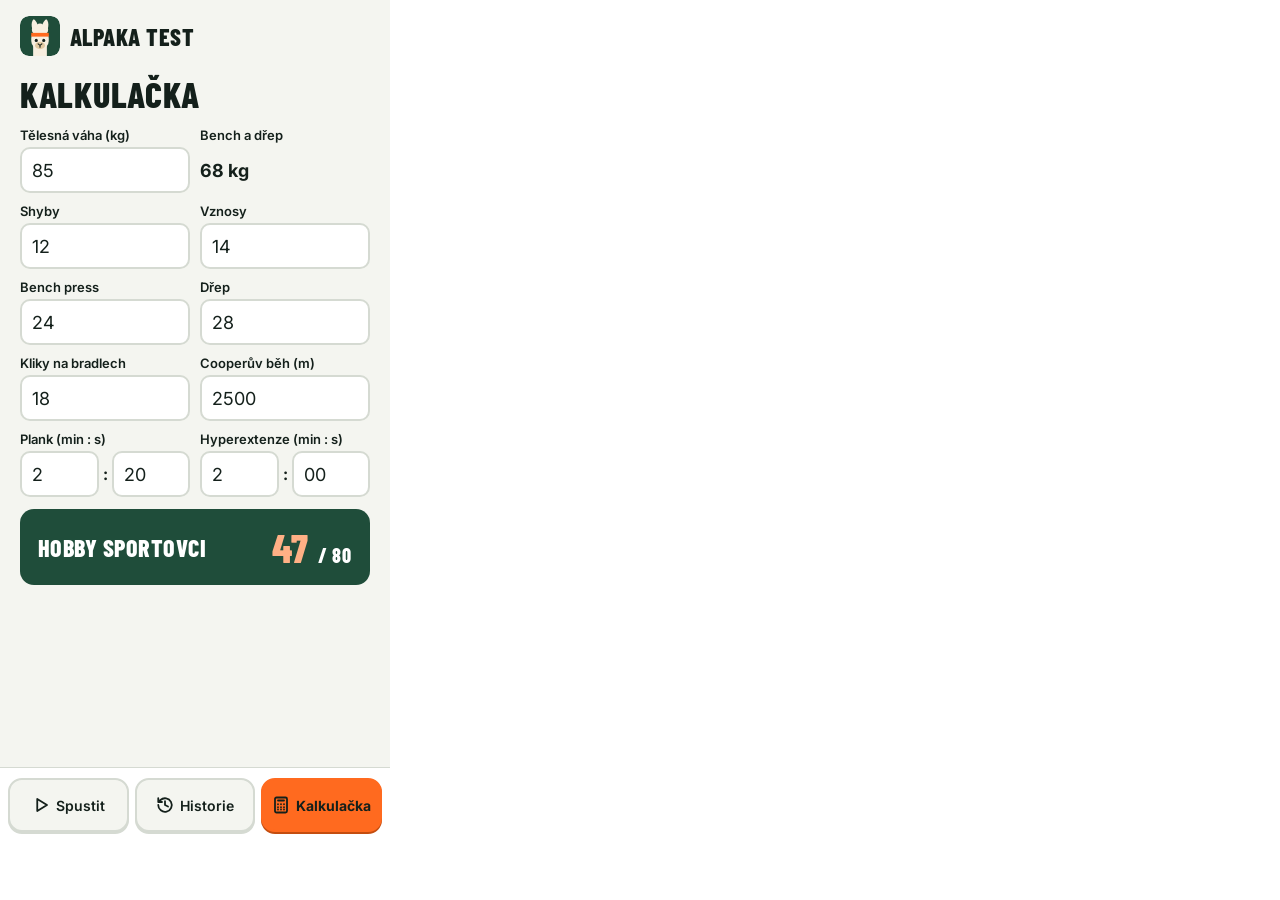
<file: design/obrazovky/Kalkulacka.html>
<!doctype html>
<html lang="cs">
<head>
<meta charset="utf-8">
<title>Mobil – kalkulačka</title>
<link rel="stylesheet" href="https://fonts.googleapis.com/css2?family=Barlow+Condensed:wght@600;700;800&family=Inter:wght@400;500;600;700&display=swap">
<style>body{margin:0}a{color:#1F4D3A}a:hover{color:#14201B}button,input{font-family:inherit}</style>
</head>
<body>
<div style="width:390px;height:844px;box-sizing:border-box;overflow:hidden;background:#F4F5F0;color:#14201B;font-family:Inter,sans-serif;display:flex;flex-direction:column">
<div style="display:flex;align-items:center;gap:10px;padding:16px 20px"><svg width="40" height="40" viewBox="0 0 64 64" role="img" aria-label="Alpaka" style="flex:none;border-radius:9px"><rect width="64" height="64" rx="14" fill="#1F4D3A"/><path d="M22 26C17 17 18 8 22 5C27 8 30 16 29 24Z" fill="#F7EFE0"/><path d="M42 26C47 17 46 8 42 5C37 8 34 16 35 24Z" fill="#F7EFE0"/><path d="M21 40H43V64H21Z" fill="#F7EFE0"/><rect x="18" y="22" width="28" height="31" rx="13" fill="#F7EFE0"/><circle cx="25" cy="22" r="6" fill="#F7EFE0"/><circle cx="32" cy="19" r="7" fill="#F7EFE0"/><circle cx="39" cy="22" r="6" fill="#F7EFE0"/><rect x="18" y="27" width="28" height="6" fill="#FF6A1F"/><circle cx="26" cy="39" r="2.5" fill="#14201B"/><circle cx="38" cy="39" r="2.5" fill="#14201B"/><ellipse cx="32" cy="47" rx="8" ry="6" fill="#E2CBA4"/><path d="M29 44.5L32 47L35 44.5M32 47V50" fill="none" stroke="#14201B" stroke-width="1.8" stroke-linecap="round" stroke-linejoin="round"/></svg><div style="font-family:'Barlow Condensed',sans-serif;text-transform:uppercase;letter-spacing:.02em;font-size:24px;font-weight:800">Alpaka Test</div></div><div style="padding:0 20px;display:flex;flex-direction:column;gap:12px"><h1 style="font-family:'Barlow Condensed',sans-serif;text-transform:uppercase;letter-spacing:.02em;margin:0;font-size:36px;font-weight:800">Kalkulačka</h1><div style="display:grid;grid-template-columns:repeat(2,minmax(0,1fr));gap:10px"><div style="display:flex;flex-direction:column;gap:4px;min-width:0"><div style="font-size:13px;font-weight:600">Tělesná váha (kg)</div><input aria-label="Tělesná váha" inputmode="decimal" value="85" style="min-height:46px;box-sizing:border-box;width:100%;min-width:0;border:2px solid #D5DAD2;border-radius:10px;padding:0 10px;font-size:18px;background:#fff;color:#14201B"></div><div style="display:flex;flex-direction:column;gap:4px;min-width:0"><div style="font-size:13px;font-weight:600">Bench a dřep</div><div style="min-height:46px;display:flex;align-items:center;font-size:18px;font-weight:700">68 kg</div></div><div style="display:flex;flex-direction:column;gap:4px;min-width:0"><div style="font-size:13px;font-weight:600">Shyby</div><input aria-label="Shyby" inputmode="numeric" value="12" style="min-height:46px;box-sizing:border-box;width:100%;min-width:0;border:2px solid #D5DAD2;border-radius:10px;padding:0 10px;font-size:18px;background:#fff;color:#14201B"></div><div style="display:flex;flex-direction:column;gap:4px;min-width:0"><div style="font-size:13px;font-weight:600">Vznosy</div><input aria-label="Vznosy" inputmode="numeric" value="14" style="min-height:46px;box-sizing:border-box;width:100%;min-width:0;border:2px solid #D5DAD2;border-radius:10px;padding:0 10px;font-size:18px;background:#fff;color:#14201B"></div><div style="display:flex;flex-direction:column;gap:4px;min-width:0"><div style="font-size:13px;font-weight:600">Bench press</div><input aria-label="Bench press" inputmode="numeric" value="24" style="min-height:46px;box-sizing:border-box;width:100%;min-width:0;border:2px solid #D5DAD2;border-radius:10px;padding:0 10px;font-size:18px;background:#fff;color:#14201B"></div><div style="display:flex;flex-direction:column;gap:4px;min-width:0"><div style="font-size:13px;font-weight:600">Dřep</div><input aria-label="Dřep" inputmode="numeric" value="28" style="min-height:46px;box-sizing:border-box;width:100%;min-width:0;border:2px solid #D5DAD2;border-radius:10px;padding:0 10px;font-size:18px;background:#fff;color:#14201B"></div><div style="display:flex;flex-direction:column;gap:4px;min-width:0"><div style="font-size:13px;font-weight:600">Kliky na bradlech</div><input aria-label="Bradla" inputmode="numeric" value="18" style="min-height:46px;box-sizing:border-box;width:100%;min-width:0;border:2px solid #D5DAD2;border-radius:10px;padding:0 10px;font-size:18px;background:#fff;color:#14201B"></div><div style="display:flex;flex-direction:column;gap:4px;min-width:0"><div style="font-size:13px;font-weight:600">Cooperův běh (m)</div><input aria-label="Běh v metrech" inputmode="numeric" value="2500" style="min-height:46px;box-sizing:border-box;width:100%;min-width:0;border:2px solid #D5DAD2;border-radius:10px;padding:0 10px;font-size:18px;background:#fff;color:#14201B"></div><div style="display:flex;flex-direction:column;gap:4px;min-width:0"><div style="font-size:13px;font-weight:600">Plank (min : s)</div><div style="display:flex;align-items:center;gap:4px"><input aria-label="Plank minuty" inputmode="numeric" value="2" style="min-height:46px;box-sizing:border-box;width:100%;min-width:0;border:2px solid #D5DAD2;border-radius:10px;padding:0 10px;font-size:18px;background:#fff;color:#14201B"><b>:</b><input aria-label="Plank sekundy" inputmode="numeric" value="20" style="min-height:46px;box-sizing:border-box;width:100%;min-width:0;border:2px solid #D5DAD2;border-radius:10px;padding:0 10px;font-size:18px;background:#fff;color:#14201B"></div></div><div style="display:flex;flex-direction:column;gap:4px;min-width:0"><div style="font-size:13px;font-weight:600">Hyperextenze (min : s)</div><div style="display:flex;align-items:center;gap:4px"><input aria-label="Hyperextenze minuty" inputmode="numeric" value="2" style="min-height:46px;box-sizing:border-box;width:100%;min-width:0;border:2px solid #D5DAD2;border-radius:10px;padding:0 10px;font-size:18px;background:#fff;color:#14201B"><b>:</b><input aria-label="Hyperextenze sekundy" inputmode="numeric" value="00" style="min-height:46px;box-sizing:border-box;width:100%;min-width:0;border:2px solid #D5DAD2;border-radius:10px;padding:0 10px;font-size:18px;background:#fff;color:#14201B"></div></div></div><div role="status" style="background:#1F4D3A;color:#fff;border-radius:14px;padding:14px 18px;display:flex;flex-direction:row;align-items:center;justify-content:space-between;gap:10px;text-align:center"><div style="font-family:'Barlow Condensed',sans-serif;text-transform:uppercase;letter-spacing:.02em;font-size:24px;font-weight:800">Hobby sportovci</div><div style="font-family:'Barlow Condensed',sans-serif;text-transform:uppercase;letter-spacing:.02em;font-size:40px;font-weight:800;color:#FFB085;white-space:nowrap">47 <span style="font-size:20px;color:#fff">/ 80</span></div></div></div><nav style="display:flex;gap:6px;padding:10px 8px 12px;background:#fff;border-top:1px solid #D5DAD2;margin-top:auto"><a href="Main.html" style="flex:1;min-width:0;display:flex;align-items:center;justify-content:center;gap:6px;min-height:54px;padding:4px;box-sizing:border-box;border-radius:14px;text-decoration:none;font-size:14px;white-space:nowrap;font-weight:600;color:#14201B;background:#F4F5F0;border:2px solid #D5DAD2;box-shadow:0 2px 0 #D5DAD2"><svg width="18" height="18" viewBox="0 0 24 24" fill="none" stroke="currentColor" stroke-width="2.4" stroke-linecap="round" stroke-linejoin="round" aria-hidden="true" style="flex:none"><path d="M7 4L20 12L7 20Z"/></svg><span>Spustit</span></a><a href="Historie.html" style="flex:1;min-width:0;display:flex;align-items:center;justify-content:center;gap:6px;min-height:54px;padding:4px;box-sizing:border-box;border-radius:14px;text-decoration:none;font-size:14px;white-space:nowrap;font-weight:600;color:#14201B;background:#F4F5F0;border:2px solid #D5DAD2;box-shadow:0 2px 0 #D5DAD2"><svg width="18" height="18" viewBox="0 0 24 24" fill="none" stroke="currentColor" stroke-width="2.4" stroke-linecap="round" stroke-linejoin="round" aria-hidden="true" style="flex:none"><path d="M3 12a9 9 0 1 0 3-6.7L3 8M3 3v5h5M12 7v5l4 2"/></svg><span>Historie</span></a><a href="Kalkulacka.html" style="flex:1;min-width:0;display:flex;align-items:center;justify-content:center;gap:6px;min-height:54px;padding:4px;box-sizing:border-box;border-radius:14px;text-decoration:none;font-size:14px;white-space:nowrap;font-weight:700;color:#14201B;background:#FF6A1F;border:2px solid #FF6A1F;box-shadow:0 2px 0 #C44D0F"><svg width="18" height="18" viewBox="0 0 24 24" fill="none" stroke="currentColor" stroke-width="2.4" stroke-linecap="round" stroke-linejoin="round" aria-hidden="true" style="flex:none"><rect x="4" y="2" width="16" height="20" rx="2"/><path d="M8 6h8M8 11h0M12 11h0M16 11h0M8 15h0M12 15h0M16 15h0M8 18h0M12 18h0M16 18h0"/></svg><span>Kalkulačka</span></a></nav>
</div>
</body>
</html>
</file>
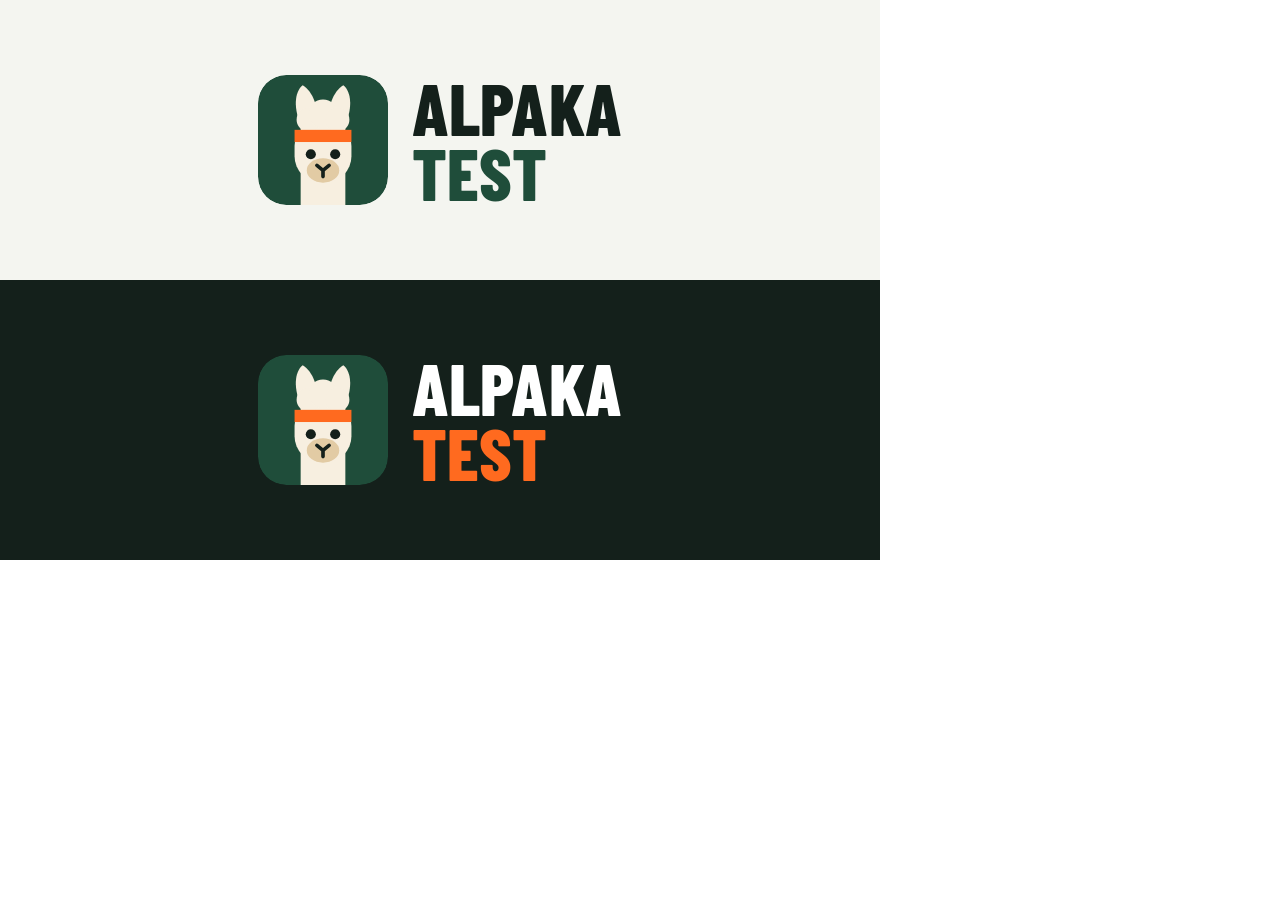
<file: design/obrazovky/Logo.html>
<!doctype html>
<html lang="cs">
<head>
<meta charset="utf-8">
<title>Logo</title>
<link rel="stylesheet" href="https://fonts.googleapis.com/css2?family=Barlow+Condensed:wght@600;700;800&family=Inter:wght@400;500;600;700&display=swap">
<style>body{margin:0}a{color:#1F4D3A}a:hover{color:#14201B}button,input{font-family:inherit}</style>
</head>
<body>
<div style="width:880px;height:560px;box-sizing:border-box;overflow:hidden;background:#F4F5F0;color:#14201B;font-family:Inter,sans-serif;display:flex;flex-direction:column">
<div style="height:280px;display:flex;align-items:center;justify-content:center"><div style="display:flex;align-items:center;gap:24px"><svg width="130" height="130" viewBox="0 0 64 64" role="img" aria-label="Alpaka" style="flex:none;border-radius:28px"><rect width="64" height="64" rx="14" fill="#1F4D3A"/><path d="M22 26C17 17 18 8 22 5C27 8 30 16 29 24Z" fill="#F7EFE0"/><path d="M42 26C47 17 46 8 42 5C37 8 34 16 35 24Z" fill="#F7EFE0"/><path d="M21 40H43V64H21Z" fill="#F7EFE0"/><rect x="18" y="22" width="28" height="31" rx="13" fill="#F7EFE0"/><circle cx="25" cy="22" r="6" fill="#F7EFE0"/><circle cx="32" cy="19" r="7" fill="#F7EFE0"/><circle cx="39" cy="22" r="6" fill="#F7EFE0"/><rect x="18" y="27" width="28" height="6" fill="#FF6A1F"/><circle cx="26" cy="39" r="2.5" fill="#14201B"/><circle cx="38" cy="39" r="2.5" fill="#14201B"/><ellipse cx="32" cy="47" rx="8" ry="6" fill="#E2CBA4"/><path d="M29 44.5L32 47L35 44.5M32 47V50" fill="none" stroke="#14201B" stroke-width="1.8" stroke-linecap="round" stroke-linejoin="round"/></svg><div style="font-family:'Barlow Condensed',sans-serif;text-transform:uppercase;letter-spacing:.02em;color:#14201B;line-height:.9;font-weight:800"><div style="font-size:72px">Alpaka</div><div style="font-size:72px;color:#1F4D3A">Test</div></div></div></div>
<div style="height:280px;display:flex;align-items:center;justify-content:center;background:#14201B"><div style="display:flex;align-items:center;gap:24px"><svg width="130" height="130" viewBox="0 0 64 64" role="img" aria-label="Alpaka" style="flex:none;border-radius:28px"><rect width="64" height="64" rx="14" fill="#1F4D3A"/><path d="M22 26C17 17 18 8 22 5C27 8 30 16 29 24Z" fill="#F7EFE0"/><path d="M42 26C47 17 46 8 42 5C37 8 34 16 35 24Z" fill="#F7EFE0"/><path d="M21 40H43V64H21Z" fill="#F7EFE0"/><rect x="18" y="22" width="28" height="31" rx="13" fill="#F7EFE0"/><circle cx="25" cy="22" r="6" fill="#F7EFE0"/><circle cx="32" cy="19" r="7" fill="#F7EFE0"/><circle cx="39" cy="22" r="6" fill="#F7EFE0"/><rect x="18" y="27" width="28" height="6" fill="#FF6A1F"/><circle cx="26" cy="39" r="2.5" fill="#14201B"/><circle cx="38" cy="39" r="2.5" fill="#14201B"/><ellipse cx="32" cy="47" rx="8" ry="6" fill="#E2CBA4"/><path d="M29 44.5L32 47L35 44.5M32 47V50" fill="none" stroke="#14201B" stroke-width="1.8" stroke-linecap="round" stroke-linejoin="round"/></svg><div style="font-family:'Barlow Condensed',sans-serif;text-transform:uppercase;letter-spacing:.02em;color:#fff;line-height:.9;font-weight:800"><div style="font-size:72px">Alpaka</div><div style="font-size:72px;color:#FF6A1F">Test</div></div></div></div>
</div>
</body>
</html>
</file>
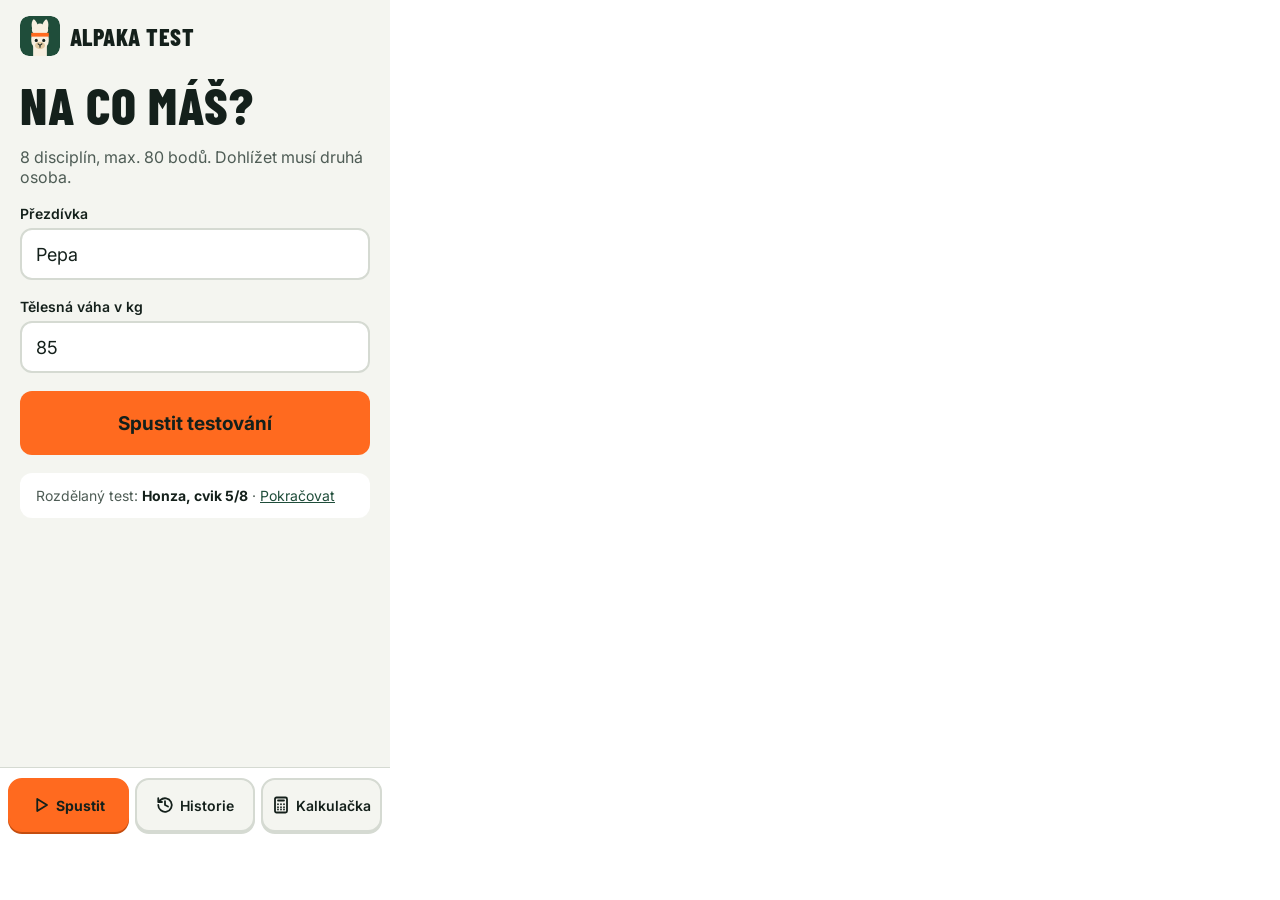
<file: design/obrazovky/Main.html>
<!doctype html>
<html lang="cs">
<head>
<meta charset="utf-8">
<title>Mobil – start</title>
<link rel="stylesheet" href="https://fonts.googleapis.com/css2?family=Barlow+Condensed:wght@600;700;800&family=Inter:wght@400;500;600;700&display=swap">
<style>body{margin:0}a{color:#1F4D3A}a:hover{color:#14201B}button,input{font-family:inherit}</style>
</head>
<body>
<div style="width:390px;height:844px;box-sizing:border-box;overflow:hidden;background:#F4F5F0;color:#14201B;font-family:Inter,sans-serif;display:flex;flex-direction:column">
<div style="display:flex;align-items:center;gap:10px;padding:16px 20px"><svg width="40" height="40" viewBox="0 0 64 64" role="img" aria-label="Alpaka" style="flex:none;border-radius:9px"><rect width="64" height="64" rx="14" fill="#1F4D3A"/><path d="M22 26C17 17 18 8 22 5C27 8 30 16 29 24Z" fill="#F7EFE0"/><path d="M42 26C47 17 46 8 42 5C37 8 34 16 35 24Z" fill="#F7EFE0"/><path d="M21 40H43V64H21Z" fill="#F7EFE0"/><rect x="18" y="22" width="28" height="31" rx="13" fill="#F7EFE0"/><circle cx="25" cy="22" r="6" fill="#F7EFE0"/><circle cx="32" cy="19" r="7" fill="#F7EFE0"/><circle cx="39" cy="22" r="6" fill="#F7EFE0"/><rect x="18" y="27" width="28" height="6" fill="#FF6A1F"/><circle cx="26" cy="39" r="2.5" fill="#14201B"/><circle cx="38" cy="39" r="2.5" fill="#14201B"/><ellipse cx="32" cy="47" rx="8" ry="6" fill="#E2CBA4"/><path d="M29 44.5L32 47L35 44.5M32 47V50" fill="none" stroke="#14201B" stroke-width="1.8" stroke-linecap="round" stroke-linejoin="round"/></svg><div style="font-family:'Barlow Condensed',sans-serif;text-transform:uppercase;letter-spacing:.02em;font-size:24px;font-weight:800">Alpaka Test</div></div><div style="padding:8px 20px;display:flex;flex-direction:column;gap:18px">
<h1 style="font-family:'Barlow Condensed',sans-serif;text-transform:uppercase;letter-spacing:.02em;margin:0;font-size:52px;line-height:.95;font-weight:800">Na co máš?</h1>
<p style="margin:0;font-size:16px;color:#4E5C55">8 disciplín, max. 80 bodů. Dohlížet musí druhá osoba.</p>
<div style="display:flex;flex-direction:column;gap:6px"><label for="n" style="font-size:14px;font-weight:600">Přezdívka</label><input id="n" inputmode="text" value="Pepa" style="min-height:52px;box-sizing:border-box;width:100%;border:2px solid #D5DAD2;border-radius:12px;padding:0 14px;font-size:18px;background:#fff;color:#14201B"></div><div style="display:flex;flex-direction:column;gap:6px"><label for="w" style="font-size:14px;font-weight:600">Tělesná váha v kg</label><input id="w" inputmode="decimal" value="85" style="min-height:52px;box-sizing:border-box;width:100%;border:2px solid #D5DAD2;border-radius:12px;padding:0 14px;font-size:18px;background:#fff;color:#14201B"></div>
<button type="button" style="background:#FF6A1F;color:#14201B;border:0;min-height:52px;border-radius:12px;padding:0 20px;font-size:16px;font-weight:700;min-height:64px;font-size:19px">Spustit testování</button>
<div style="background:#fff;border-radius:12px;padding:14px 16px;font-size:14px;color:#4E5C55">Rozdělaný test: <b style="color:#14201B">Honza, cvik 5/8</b> · <a href="Cvik.html">Pokračovat</a></div>
</div><nav style="display:flex;gap:6px;padding:10px 8px 12px;background:#fff;border-top:1px solid #D5DAD2;margin-top:auto"><a href="Main.html" style="flex:1;min-width:0;display:flex;align-items:center;justify-content:center;gap:6px;min-height:54px;padding:4px;box-sizing:border-box;border-radius:14px;text-decoration:none;font-size:14px;white-space:nowrap;font-weight:700;color:#14201B;background:#FF6A1F;border:2px solid #FF6A1F;box-shadow:0 2px 0 #C44D0F"><svg width="18" height="18" viewBox="0 0 24 24" fill="none" stroke="currentColor" stroke-width="2.4" stroke-linecap="round" stroke-linejoin="round" aria-hidden="true" style="flex:none"><path d="M7 4L20 12L7 20Z"/></svg><span>Spustit</span></a><a href="Historie.html" style="flex:1;min-width:0;display:flex;align-items:center;justify-content:center;gap:6px;min-height:54px;padding:4px;box-sizing:border-box;border-radius:14px;text-decoration:none;font-size:14px;white-space:nowrap;font-weight:600;color:#14201B;background:#F4F5F0;border:2px solid #D5DAD2;box-shadow:0 2px 0 #D5DAD2"><svg width="18" height="18" viewBox="0 0 24 24" fill="none" stroke="currentColor" stroke-width="2.4" stroke-linecap="round" stroke-linejoin="round" aria-hidden="true" style="flex:none"><path d="M3 12a9 9 0 1 0 3-6.7L3 8M3 3v5h5M12 7v5l4 2"/></svg><span>Historie</span></a><a href="Kalkulacka.html" style="flex:1;min-width:0;display:flex;align-items:center;justify-content:center;gap:6px;min-height:54px;padding:4px;box-sizing:border-box;border-radius:14px;text-decoration:none;font-size:14px;white-space:nowrap;font-weight:600;color:#14201B;background:#F4F5F0;border:2px solid #D5DAD2;box-shadow:0 2px 0 #D5DAD2"><svg width="18" height="18" viewBox="0 0 24 24" fill="none" stroke="currentColor" stroke-width="2.4" stroke-linecap="round" stroke-linejoin="round" aria-hidden="true" style="flex:none"><rect x="4" y="2" width="16" height="20" rx="2"/><path d="M8 6h8M8 11h0M12 11h0M16 11h0M8 15h0M12 15h0M16 15h0M8 18h0M12 18h0M16 18h0"/></svg><span>Kalkulačka</span></a></nav>
</div>
</body>
</html>
</file>
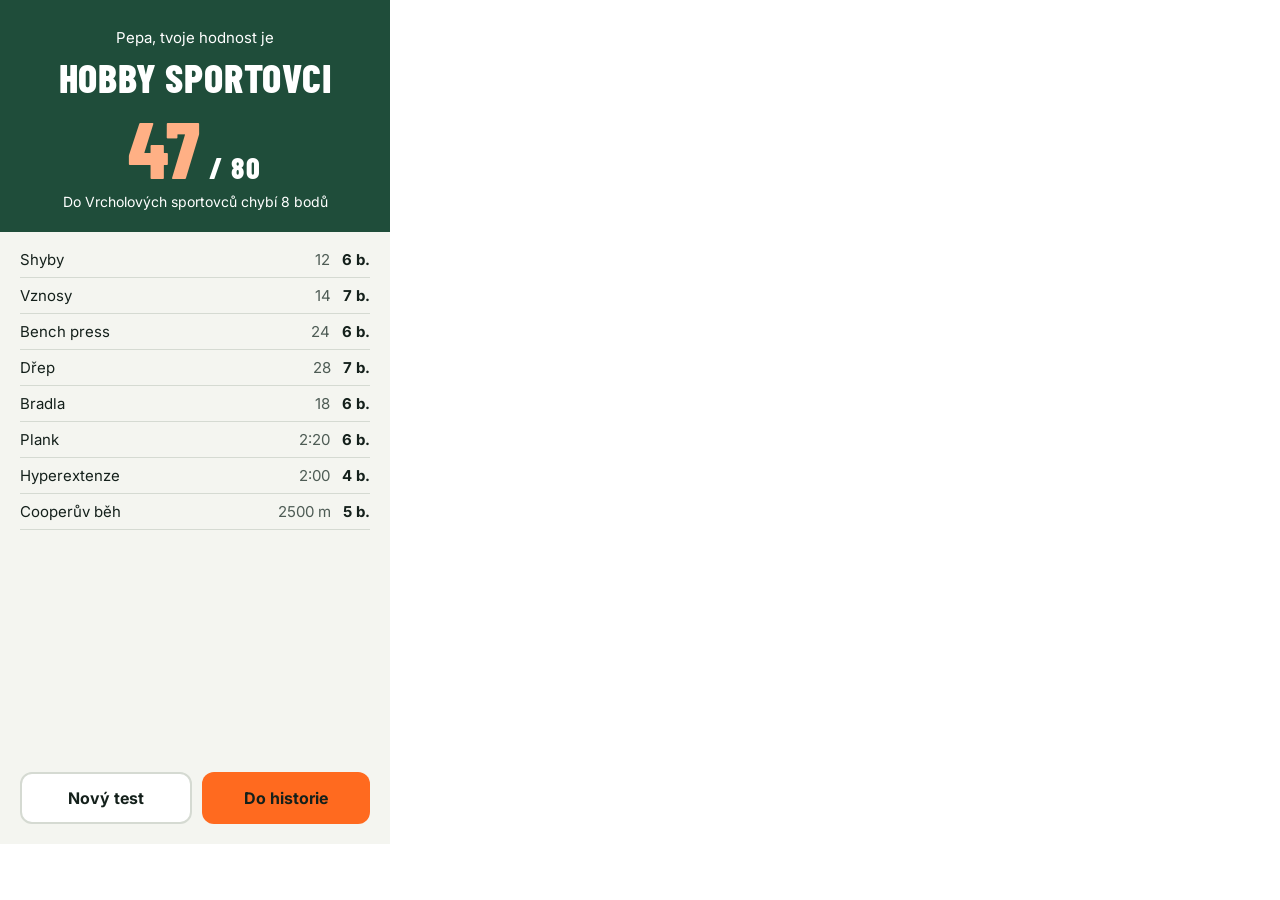
<file: design/obrazovky/Vysledek.html>
<!doctype html>
<html lang="cs">
<head>
<meta charset="utf-8">
<title>Mobil – výsledek</title>
<link rel="stylesheet" href="https://fonts.googleapis.com/css2?family=Barlow+Condensed:wght@600;700;800&family=Inter:wght@400;500;600;700&display=swap">
<style>body{margin:0}a{color:#1F4D3A}a:hover{color:#14201B}button,input{font-family:inherit}</style>
</head>
<body>
<div style="width:390px;height:844px;box-sizing:border-box;overflow:hidden;background:#F4F5F0;color:#14201B;font-family:Inter,sans-serif;display:flex;flex-direction:column">
<div style="background:#1F4D3A;color:#fff;padding:28px 20px 22px;display:flex;flex-direction:column;align-items:center;gap:6px">
<div style="font-size:15px">Pepa, tvoje hodnost je</div><h1 style="font-family:'Barlow Condensed',sans-serif;text-transform:uppercase;letter-spacing:.02em;margin:0;font-size:40px;font-weight:800;text-align:center">Hobby sportovci</h1>
<div style="font-family:'Barlow Condensed',sans-serif;text-transform:uppercase;letter-spacing:.02em;font-size:80px;font-weight:800;line-height:1;color:#FFB085">47<span style="font-size:30px;color:#fff"> / 80</span></div>
<div style="font-size:14px">Do Vrcholových sportovců chybí 8 bodů</div></div>
<div style="padding:10px 20px 20px;display:flex;flex-direction:column;flex:1"><div style="display:flex;justify-content:space-between;padding:8px 0;border-bottom:1px solid #D5DAD2;font-size:15px"><span>Shyby</span><span><span style="color:#4E5C55">12</span> &nbsp; <b>6 b.</b></span></div><div style="display:flex;justify-content:space-between;padding:8px 0;border-bottom:1px solid #D5DAD2;font-size:15px"><span>Vznosy</span><span><span style="color:#4E5C55">14</span> &nbsp; <b>7 b.</b></span></div><div style="display:flex;justify-content:space-between;padding:8px 0;border-bottom:1px solid #D5DAD2;font-size:15px"><span>Bench press</span><span><span style="color:#4E5C55">24</span> &nbsp; <b>6 b.</b></span></div><div style="display:flex;justify-content:space-between;padding:8px 0;border-bottom:1px solid #D5DAD2;font-size:15px"><span>Dřep</span><span><span style="color:#4E5C55">28</span> &nbsp; <b>7 b.</b></span></div><div style="display:flex;justify-content:space-between;padding:8px 0;border-bottom:1px solid #D5DAD2;font-size:15px"><span>Bradla</span><span><span style="color:#4E5C55">18</span> &nbsp; <b>6 b.</b></span></div><div style="display:flex;justify-content:space-between;padding:8px 0;border-bottom:1px solid #D5DAD2;font-size:15px"><span>Plank</span><span><span style="color:#4E5C55">2:20</span> &nbsp; <b>6 b.</b></span></div><div style="display:flex;justify-content:space-between;padding:8px 0;border-bottom:1px solid #D5DAD2;font-size:15px"><span>Hyperextenze</span><span><span style="color:#4E5C55">2:00</span> &nbsp; <b>4 b.</b></span></div><div style="display:flex;justify-content:space-between;padding:8px 0;border-bottom:1px solid #D5DAD2;font-size:15px"><span>Cooperův běh</span><span><span style="color:#4E5C55">2500 m</span> &nbsp; <b>5 b.</b></span></div><div style="margin-top:auto;display:flex;gap:10px"><button type="button" style="background:#fff;color:#14201B;border:2px solid #D5DAD2;min-height:52px;border-radius:12px;padding:0 20px;font-size:16px;font-weight:700;flex:1">Nový test</button><button type="button" style="background:#FF6A1F;color:#14201B;border:0;min-height:52px;border-radius:12px;padding:0 20px;font-size:16px;font-weight:700;flex:1">Do historie</button></div></div>
</div>
</body>
</html>
</file>
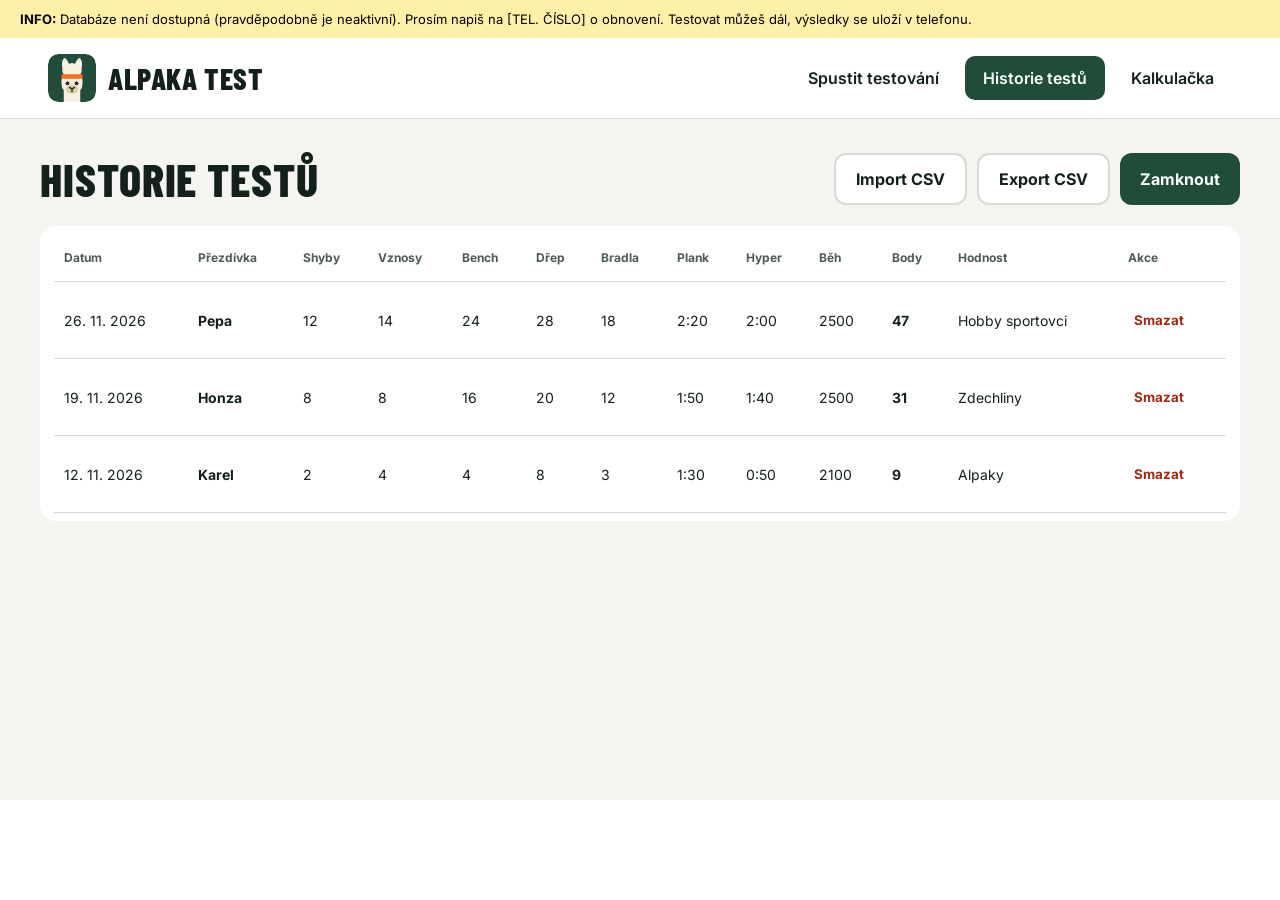
<file: design/obrazovky/WebHistorie.html>
<!doctype html>
<html lang="cs">
<head>
<meta charset="utf-8">
<title>Web – historie</title>
<link rel="stylesheet" href="https://fonts.googleapis.com/css2?family=Barlow+Condensed:wght@600;700;800&family=Inter:wght@400;500;600;700&display=swap">
<style>body{margin:0}a{color:#1F4D3A}a:hover{color:#14201B}button,input{font-family:inherit}</style>
</head>
<body>
<div style="width:1280px;height:800px;box-sizing:border-box;overflow:hidden;background:#F4F5F0;color:#14201B;font-family:Inter,sans-serif;display:flex;flex-direction:column">
<div role="status" style="background:#FFF0A8;color:#000;padding:10px 20px;font-size:13px;line-height:1.4"><b>INFO:</b> Databáze není dostupná (pravděpodobně je neaktivní). Prosím napiš na [TEL. ČÍSLO] o obnovení. Testovat můžeš dál, výsledky se uloží v telefonu.</div><div style="display:flex;align-items:center;justify-content:space-between;padding:16px 48px;background:#fff;border-bottom:1px solid #D5DAD2"><div style="display:flex;align-items:center;gap:12px"><svg width="48" height="48" viewBox="0 0 64 64" role="img" aria-label="Alpaka" style="flex:none;border-radius:10px"><rect width="64" height="64" rx="14" fill="#1F4D3A"/><path d="M22 26C17 17 18 8 22 5C27 8 30 16 29 24Z" fill="#F7EFE0"/><path d="M42 26C47 17 46 8 42 5C37 8 34 16 35 24Z" fill="#F7EFE0"/><path d="M21 40H43V64H21Z" fill="#F7EFE0"/><rect x="18" y="22" width="28" height="31" rx="13" fill="#F7EFE0"/><circle cx="25" cy="22" r="6" fill="#F7EFE0"/><circle cx="32" cy="19" r="7" fill="#F7EFE0"/><circle cx="39" cy="22" r="6" fill="#F7EFE0"/><rect x="18" y="27" width="28" height="6" fill="#FF6A1F"/><circle cx="26" cy="39" r="2.5" fill="#14201B"/><circle cx="38" cy="39" r="2.5" fill="#14201B"/><ellipse cx="32" cy="47" rx="8" ry="6" fill="#E2CBA4"/><path d="M29 44.5L32 47L35 44.5M32 47V50" fill="none" stroke="#14201B" stroke-width="1.8" stroke-linecap="round" stroke-linejoin="round"/></svg><div style="font-family:'Barlow Condensed',sans-serif;text-transform:uppercase;letter-spacing:.02em;font-size:30px;font-weight:800">Alpaka Test</div></div><nav style="display:flex;gap:8px"><a href="WebTest.html" style="display:flex;align-items:center;min-height:44px;padding:0 18px;border-radius:10px;text-decoration:none;font-weight:600;background:transparent;color:#14201B">Spustit testování</a><a href="WebHistorie.html" style="display:flex;align-items:center;min-height:44px;padding:0 18px;border-radius:10px;text-decoration:none;font-weight:600;background:#1F4D3A;color:#fff">Historie testů</a><a href="WebKalkulacka.html" style="display:flex;align-items:center;min-height:44px;padding:0 18px;border-radius:10px;text-decoration:none;font-weight:600;background:transparent;color:#14201B">Kalkulačka</a></nav></div><div style="padding:32px 40px;display:flex;flex-direction:column;gap:20px">
<div style="display:flex;justify-content:space-between;align-items:center"><h1 style="font-family:'Barlow Condensed',sans-serif;text-transform:uppercase;letter-spacing:.02em;margin:0;font-size:46px;font-weight:800">Historie testů</h1><div style="display:flex;gap:10px"><button type="button" style="background:#fff;color:#14201B;border:2px solid #D5DAD2;min-height:52px;border-radius:12px;padding:0 20px;font-size:16px;font-weight:700;">Import CSV</button><button type="button" style="background:#fff;color:#14201B;border:2px solid #D5DAD2;min-height:52px;border-radius:12px;padding:0 20px;font-size:16px;font-weight:700;">Export CSV</button><button type="button" style="background:#1F4D3A;color:#fff;border:0;min-height:52px;border-radius:12px;padding:0 20px;font-size:16px;font-weight:700;">Zamknout</button></div></div>
<div style="background:#fff;border-radius:16px;padding:8px 14px;overflow-x:auto"><table style="width:100%;border-collapse:collapse"><thead><tr><th scope="col" style="padding:16px 10px;border-bottom:1px solid #D5DAD2;text-align:left;font-size:12px;color:#4E5C55">Datum</th><th scope="col" style="padding:16px 10px;border-bottom:1px solid #D5DAD2;text-align:left;font-size:12px;color:#4E5C55">Přezdívka</th><th scope="col" style="padding:16px 10px;border-bottom:1px solid #D5DAD2;text-align:left;font-size:12px;color:#4E5C55">Shyby</th><th scope="col" style="padding:16px 10px;border-bottom:1px solid #D5DAD2;text-align:left;font-size:12px;color:#4E5C55">Vznosy</th><th scope="col" style="padding:16px 10px;border-bottom:1px solid #D5DAD2;text-align:left;font-size:12px;color:#4E5C55">Bench</th><th scope="col" style="padding:16px 10px;border-bottom:1px solid #D5DAD2;text-align:left;font-size:12px;color:#4E5C55">Dřep</th><th scope="col" style="padding:16px 10px;border-bottom:1px solid #D5DAD2;text-align:left;font-size:12px;color:#4E5C55">Bradla</th><th scope="col" style="padding:16px 10px;border-bottom:1px solid #D5DAD2;text-align:left;font-size:12px;color:#4E5C55">Plank</th><th scope="col" style="padding:16px 10px;border-bottom:1px solid #D5DAD2;text-align:left;font-size:12px;color:#4E5C55">Hyper</th><th scope="col" style="padding:16px 10px;border-bottom:1px solid #D5DAD2;text-align:left;font-size:12px;color:#4E5C55">Běh</th><th scope="col" style="padding:16px 10px;border-bottom:1px solid #D5DAD2;text-align:left;font-size:12px;color:#4E5C55">Body</th><th scope="col" style="padding:16px 10px;border-bottom:1px solid #D5DAD2;text-align:left;font-size:12px;color:#4E5C55">Hodnost</th><th scope="col" style="padding:16px 10px;border-bottom:1px solid #D5DAD2;text-align:left;font-size:12px;color:#4E5C55">Akce</th></tr></thead><tbody><tr><td style="padding:16px 10px;border-bottom:1px solid #D5DAD2;text-align:left;font-size:14px;white-space:nowrap">26. 11. 2026</td><td style="padding:16px 10px;border-bottom:1px solid #D5DAD2;text-align:left;font-size:14px;white-space:nowrap"><b>Pepa</b></td><td style="padding:16px 10px;border-bottom:1px solid #D5DAD2;text-align:left;font-size:14px;white-space:nowrap">12</td><td style="padding:16px 10px;border-bottom:1px solid #D5DAD2;text-align:left;font-size:14px;white-space:nowrap">14</td><td style="padding:16px 10px;border-bottom:1px solid #D5DAD2;text-align:left;font-size:14px;white-space:nowrap">24</td><td style="padding:16px 10px;border-bottom:1px solid #D5DAD2;text-align:left;font-size:14px;white-space:nowrap">28</td><td style="padding:16px 10px;border-bottom:1px solid #D5DAD2;text-align:left;font-size:14px;white-space:nowrap">18</td><td style="padding:16px 10px;border-bottom:1px solid #D5DAD2;text-align:left;font-size:14px;white-space:nowrap">2:20</td><td style="padding:16px 10px;border-bottom:1px solid #D5DAD2;text-align:left;font-size:14px;white-space:nowrap">2:00</td><td style="padding:16px 10px;border-bottom:1px solid #D5DAD2;text-align:left;font-size:14px;white-space:nowrap">2500</td><td style="padding:16px 10px;border-bottom:1px solid #D5DAD2;text-align:left;font-size:14px;white-space:nowrap"><b>47</b></td><td style="padding:16px 10px;border-bottom:1px solid #D5DAD2;text-align:left;font-size:14px;white-space:nowrap">Hobby sportovci</td><td style="padding:16px 10px;border-bottom:1px solid #D5DAD2;text-align:left;font-size:14px;white-space:nowrap"><button type="button" style="min-height:44px;border:0;background:none;color:#A3270F;font-weight:700">Smazat</button></td></tr><tr><td style="padding:16px 10px;border-bottom:1px solid #D5DAD2;text-align:left;font-size:14px;white-space:nowrap">19. 11. 2026</td><td style="padding:16px 10px;border-bottom:1px solid #D5DAD2;text-align:left;font-size:14px;white-space:nowrap"><b>Honza</b></td><td style="padding:16px 10px;border-bottom:1px solid #D5DAD2;text-align:left;font-size:14px;white-space:nowrap">8</td><td style="padding:16px 10px;border-bottom:1px solid #D5DAD2;text-align:left;font-size:14px;white-space:nowrap">8</td><td style="padding:16px 10px;border-bottom:1px solid #D5DAD2;text-align:left;font-size:14px;white-space:nowrap">16</td><td style="padding:16px 10px;border-bottom:1px solid #D5DAD2;text-align:left;font-size:14px;white-space:nowrap">20</td><td style="padding:16px 10px;border-bottom:1px solid #D5DAD2;text-align:left;font-size:14px;white-space:nowrap">12</td><td style="padding:16px 10px;border-bottom:1px solid #D5DAD2;text-align:left;font-size:14px;white-space:nowrap">1:50</td><td style="padding:16px 10px;border-bottom:1px solid #D5DAD2;text-align:left;font-size:14px;white-space:nowrap">1:40</td><td style="padding:16px 10px;border-bottom:1px solid #D5DAD2;text-align:left;font-size:14px;white-space:nowrap">2500</td><td style="padding:16px 10px;border-bottom:1px solid #D5DAD2;text-align:left;font-size:14px;white-space:nowrap"><b>31</b></td><td style="padding:16px 10px;border-bottom:1px solid #D5DAD2;text-align:left;font-size:14px;white-space:nowrap">Zdechliny</td><td style="padding:16px 10px;border-bottom:1px solid #D5DAD2;text-align:left;font-size:14px;white-space:nowrap"><button type="button" style="min-height:44px;border:0;background:none;color:#A3270F;font-weight:700">Smazat</button></td></tr><tr><td style="padding:16px 10px;border-bottom:1px solid #D5DAD2;text-align:left;font-size:14px;white-space:nowrap">12. 11. 2026</td><td style="padding:16px 10px;border-bottom:1px solid #D5DAD2;text-align:left;font-size:14px;white-space:nowrap"><b>Karel</b></td><td style="padding:16px 10px;border-bottom:1px solid #D5DAD2;text-align:left;font-size:14px;white-space:nowrap">2</td><td style="padding:16px 10px;border-bottom:1px solid #D5DAD2;text-align:left;font-size:14px;white-space:nowrap">4</td><td style="padding:16px 10px;border-bottom:1px solid #D5DAD2;text-align:left;font-size:14px;white-space:nowrap">4</td><td style="padding:16px 10px;border-bottom:1px solid #D5DAD2;text-align:left;font-size:14px;white-space:nowrap">8</td><td style="padding:16px 10px;border-bottom:1px solid #D5DAD2;text-align:left;font-size:14px;white-space:nowrap">3</td><td style="padding:16px 10px;border-bottom:1px solid #D5DAD2;text-align:left;font-size:14px;white-space:nowrap">1:30</td><td style="padding:16px 10px;border-bottom:1px solid #D5DAD2;text-align:left;font-size:14px;white-space:nowrap">0:50</td><td style="padding:16px 10px;border-bottom:1px solid #D5DAD2;text-align:left;font-size:14px;white-space:nowrap">2100</td><td style="padding:16px 10px;border-bottom:1px solid #D5DAD2;text-align:left;font-size:14px;white-space:nowrap"><b>9</b></td><td style="padding:16px 10px;border-bottom:1px solid #D5DAD2;text-align:left;font-size:14px;white-space:nowrap">Alpaky</td><td style="padding:16px 10px;border-bottom:1px solid #D5DAD2;text-align:left;font-size:14px;white-space:nowrap"><button type="button" style="min-height:44px;border:0;background:none;color:#A3270F;font-weight:700">Smazat</button></td></tr></tbody></table></div></div>
</div>
</body>
</html>
</file>
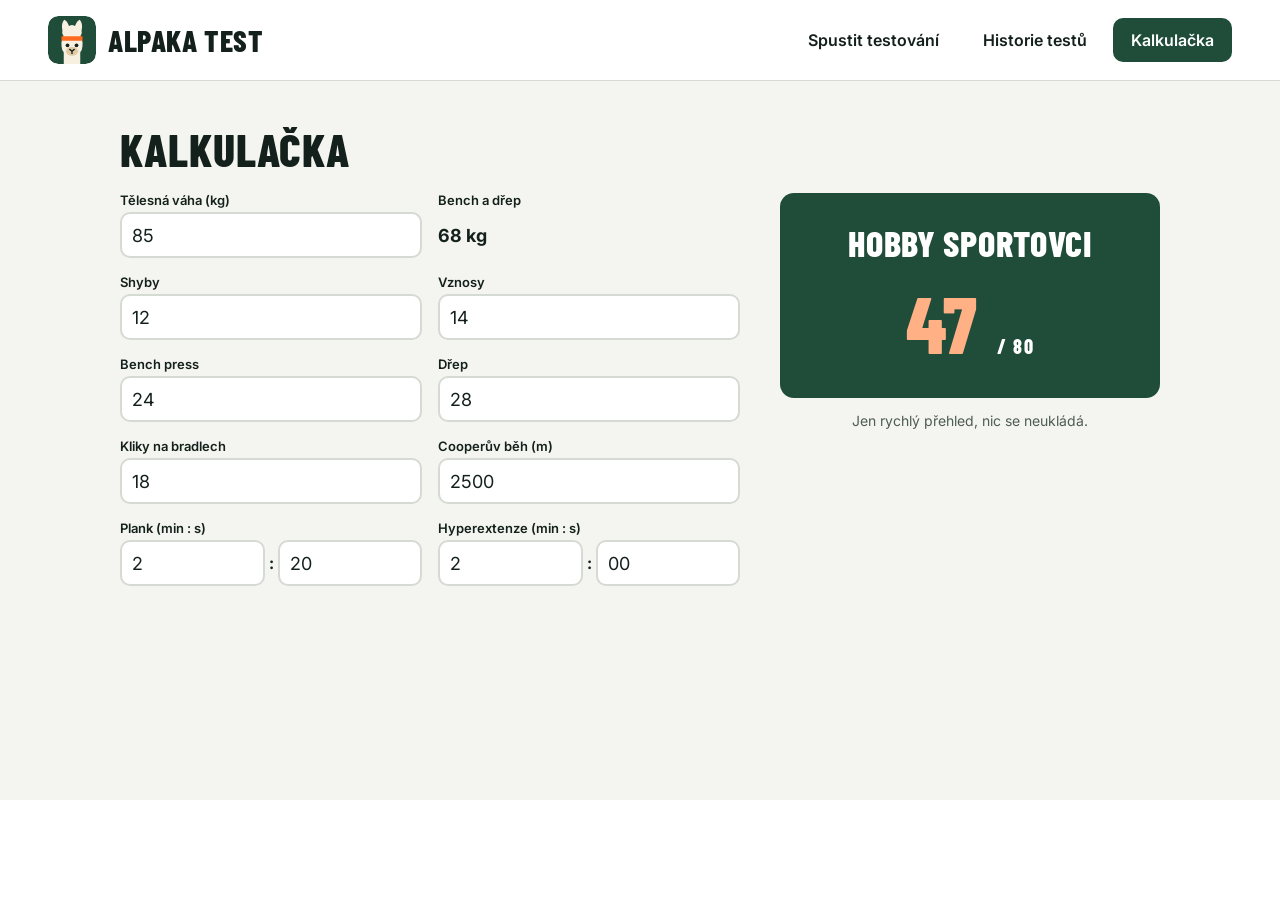
<file: design/obrazovky/WebKalkulacka.html>
<!doctype html>
<html lang="cs">
<head>
<meta charset="utf-8">
<title>Web – kalkulačka</title>
<link rel="stylesheet" href="https://fonts.googleapis.com/css2?family=Barlow+Condensed:wght@600;700;800&family=Inter:wght@400;500;600;700&display=swap">
<style>body{margin:0}a{color:#1F4D3A}a:hover{color:#14201B}button,input{font-family:inherit}</style>
</head>
<body>
<div style="width:1280px;height:800px;box-sizing:border-box;overflow:hidden;background:#F4F5F0;color:#14201B;font-family:Inter,sans-serif;display:flex;flex-direction:column">
<div style="display:flex;align-items:center;justify-content:space-between;padding:16px 48px;background:#fff;border-bottom:1px solid #D5DAD2"><div style="display:flex;align-items:center;gap:12px"><svg width="48" height="48" viewBox="0 0 64 64" role="img" aria-label="Alpaka" style="flex:none;border-radius:10px"><rect width="64" height="64" rx="14" fill="#1F4D3A"/><path d="M22 26C17 17 18 8 22 5C27 8 30 16 29 24Z" fill="#F7EFE0"/><path d="M42 26C47 17 46 8 42 5C37 8 34 16 35 24Z" fill="#F7EFE0"/><path d="M21 40H43V64H21Z" fill="#F7EFE0"/><rect x="18" y="22" width="28" height="31" rx="13" fill="#F7EFE0"/><circle cx="25" cy="22" r="6" fill="#F7EFE0"/><circle cx="32" cy="19" r="7" fill="#F7EFE0"/><circle cx="39" cy="22" r="6" fill="#F7EFE0"/><rect x="18" y="27" width="28" height="6" fill="#FF6A1F"/><circle cx="26" cy="39" r="2.5" fill="#14201B"/><circle cx="38" cy="39" r="2.5" fill="#14201B"/><ellipse cx="32" cy="47" rx="8" ry="6" fill="#E2CBA4"/><path d="M29 44.5L32 47L35 44.5M32 47V50" fill="none" stroke="#14201B" stroke-width="1.8" stroke-linecap="round" stroke-linejoin="round"/></svg><div style="font-family:'Barlow Condensed',sans-serif;text-transform:uppercase;letter-spacing:.02em;font-size:30px;font-weight:800">Alpaka Test</div></div><nav style="display:flex;gap:8px"><a href="WebTest.html" style="display:flex;align-items:center;min-height:44px;padding:0 18px;border-radius:10px;text-decoration:none;font-weight:600;background:transparent;color:#14201B">Spustit testování</a><a href="WebHistorie.html" style="display:flex;align-items:center;min-height:44px;padding:0 18px;border-radius:10px;text-decoration:none;font-weight:600;background:transparent;color:#14201B">Historie testů</a><a href="WebKalkulacka.html" style="display:flex;align-items:center;min-height:44px;padding:0 18px;border-radius:10px;text-decoration:none;font-weight:600;background:#1F4D3A;color:#fff">Kalkulačka</a></nav></div><div style="padding:40px 48px;display:flex;gap:40px;justify-content:center;align-items:flex-start"><div style="width:620px;display:flex;flex-direction:column;gap:16px"><h1 style="font-family:'Barlow Condensed',sans-serif;text-transform:uppercase;letter-spacing:.02em;margin:0;font-size:46px;font-weight:800">Kalkulačka</h1><div style="display:grid;grid-template-columns:repeat(2,minmax(0,1fr));gap:16px"><div style="display:flex;flex-direction:column;gap:4px;min-width:0"><div style="font-size:13px;font-weight:600">Tělesná váha (kg)</div><input aria-label="Tělesná váha" inputmode="decimal" value="85" style="min-height:46px;box-sizing:border-box;width:100%;min-width:0;border:2px solid #D5DAD2;border-radius:10px;padding:0 10px;font-size:18px;background:#fff;color:#14201B"></div><div style="display:flex;flex-direction:column;gap:4px;min-width:0"><div style="font-size:13px;font-weight:600">Bench a dřep</div><div style="min-height:46px;display:flex;align-items:center;font-size:18px;font-weight:700">68 kg</div></div><div style="display:flex;flex-direction:column;gap:4px;min-width:0"><div style="font-size:13px;font-weight:600">Shyby</div><input aria-label="Shyby" inputmode="numeric" value="12" style="min-height:46px;box-sizing:border-box;width:100%;min-width:0;border:2px solid #D5DAD2;border-radius:10px;padding:0 10px;font-size:18px;background:#fff;color:#14201B"></div><div style="display:flex;flex-direction:column;gap:4px;min-width:0"><div style="font-size:13px;font-weight:600">Vznosy</div><input aria-label="Vznosy" inputmode="numeric" value="14" style="min-height:46px;box-sizing:border-box;width:100%;min-width:0;border:2px solid #D5DAD2;border-radius:10px;padding:0 10px;font-size:18px;background:#fff;color:#14201B"></div><div style="display:flex;flex-direction:column;gap:4px;min-width:0"><div style="font-size:13px;font-weight:600">Bench press</div><input aria-label="Bench press" inputmode="numeric" value="24" style="min-height:46px;box-sizing:border-box;width:100%;min-width:0;border:2px solid #D5DAD2;border-radius:10px;padding:0 10px;font-size:18px;background:#fff;color:#14201B"></div><div style="display:flex;flex-direction:column;gap:4px;min-width:0"><div style="font-size:13px;font-weight:600">Dřep</div><input aria-label="Dřep" inputmode="numeric" value="28" style="min-height:46px;box-sizing:border-box;width:100%;min-width:0;border:2px solid #D5DAD2;border-radius:10px;padding:0 10px;font-size:18px;background:#fff;color:#14201B"></div><div style="display:flex;flex-direction:column;gap:4px;min-width:0"><div style="font-size:13px;font-weight:600">Kliky na bradlech</div><input aria-label="Bradla" inputmode="numeric" value="18" style="min-height:46px;box-sizing:border-box;width:100%;min-width:0;border:2px solid #D5DAD2;border-radius:10px;padding:0 10px;font-size:18px;background:#fff;color:#14201B"></div><div style="display:flex;flex-direction:column;gap:4px;min-width:0"><div style="font-size:13px;font-weight:600">Cooperův běh (m)</div><input aria-label="Běh v metrech" inputmode="numeric" value="2500" style="min-height:46px;box-sizing:border-box;width:100%;min-width:0;border:2px solid #D5DAD2;border-radius:10px;padding:0 10px;font-size:18px;background:#fff;color:#14201B"></div><div style="display:flex;flex-direction:column;gap:4px;min-width:0"><div style="font-size:13px;font-weight:600">Plank (min : s)</div><div style="display:flex;align-items:center;gap:4px"><input aria-label="Plank minuty" inputmode="numeric" value="2" style="min-height:46px;box-sizing:border-box;width:100%;min-width:0;border:2px solid #D5DAD2;border-radius:10px;padding:0 10px;font-size:18px;background:#fff;color:#14201B"><b>:</b><input aria-label="Plank sekundy" inputmode="numeric" value="20" style="min-height:46px;box-sizing:border-box;width:100%;min-width:0;border:2px solid #D5DAD2;border-radius:10px;padding:0 10px;font-size:18px;background:#fff;color:#14201B"></div></div><div style="display:flex;flex-direction:column;gap:4px;min-width:0"><div style="font-size:13px;font-weight:600">Hyperextenze (min : s)</div><div style="display:flex;align-items:center;gap:4px"><input aria-label="Hyperextenze minuty" inputmode="numeric" value="2" style="min-height:46px;box-sizing:border-box;width:100%;min-width:0;border:2px solid #D5DAD2;border-radius:10px;padding:0 10px;font-size:18px;background:#fff;color:#14201B"><b>:</b><input aria-label="Hyperextenze sekundy" inputmode="numeric" value="00" style="min-height:46px;box-sizing:border-box;width:100%;min-width:0;border:2px solid #D5DAD2;border-radius:10px;padding:0 10px;font-size:18px;background:#fff;color:#14201B"></div></div></div></div><div style="width:380px;margin-top:72px"><div role="status" style="background:#1F4D3A;color:#fff;border-radius:14px;padding:28px 18px;display:flex;flex-direction:column;align-items:center;justify-content:space-between;gap:10px;text-align:center"><div style="font-family:'Barlow Condensed',sans-serif;text-transform:uppercase;letter-spacing:.02em;font-size:36px;font-weight:800">Hobby sportovci</div><div style="font-family:'Barlow Condensed',sans-serif;text-transform:uppercase;letter-spacing:.02em;font-size:80px;font-weight:800;color:#FFB085;white-space:nowrap">47 <span style="font-size:20px;color:#fff">/ 80</span></div></div><p style="font-size:14px;color:#4E5C55;text-align:center">Jen rychlý přehled, nic se neukládá.</p></div></div>
</div>
</body>
</html>
</file>
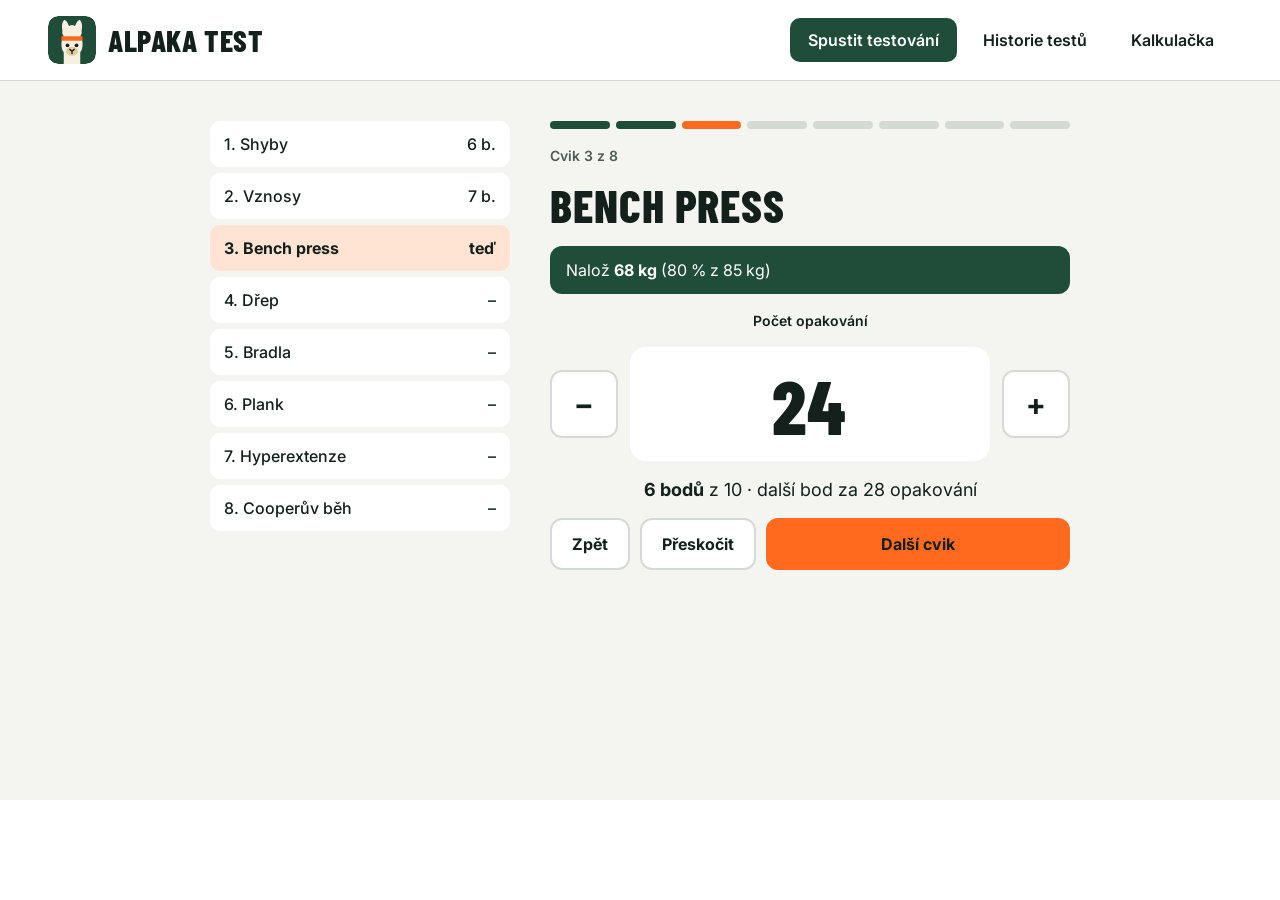
<file: design/obrazovky/WebTest.html>
<!doctype html>
<html lang="cs">
<head>
<meta charset="utf-8">
<title>Web – průběh testu</title>
<link rel="stylesheet" href="https://fonts.googleapis.com/css2?family=Barlow+Condensed:wght@600;700;800&family=Inter:wght@400;500;600;700&display=swap">
<style>body{margin:0}a{color:#1F4D3A}a:hover{color:#14201B}button,input{font-family:inherit}</style>
</head>
<body>
<div style="width:1280px;height:800px;box-sizing:border-box;overflow:hidden;background:#F4F5F0;color:#14201B;font-family:Inter,sans-serif;display:flex;flex-direction:column">
<div style="display:flex;align-items:center;justify-content:space-between;padding:16px 48px;background:#fff;border-bottom:1px solid #D5DAD2"><div style="display:flex;align-items:center;gap:12px"><svg width="48" height="48" viewBox="0 0 64 64" role="img" aria-label="Alpaka" style="flex:none;border-radius:10px"><rect width="64" height="64" rx="14" fill="#1F4D3A"/><path d="M22 26C17 17 18 8 22 5C27 8 30 16 29 24Z" fill="#F7EFE0"/><path d="M42 26C47 17 46 8 42 5C37 8 34 16 35 24Z" fill="#F7EFE0"/><path d="M21 40H43V64H21Z" fill="#F7EFE0"/><rect x="18" y="22" width="28" height="31" rx="13" fill="#F7EFE0"/><circle cx="25" cy="22" r="6" fill="#F7EFE0"/><circle cx="32" cy="19" r="7" fill="#F7EFE0"/><circle cx="39" cy="22" r="6" fill="#F7EFE0"/><rect x="18" y="27" width="28" height="6" fill="#FF6A1F"/><circle cx="26" cy="39" r="2.5" fill="#14201B"/><circle cx="38" cy="39" r="2.5" fill="#14201B"/><ellipse cx="32" cy="47" rx="8" ry="6" fill="#E2CBA4"/><path d="M29 44.5L32 47L35 44.5M32 47V50" fill="none" stroke="#14201B" stroke-width="1.8" stroke-linecap="round" stroke-linejoin="round"/></svg><div style="font-family:'Barlow Condensed',sans-serif;text-transform:uppercase;letter-spacing:.02em;font-size:30px;font-weight:800">Alpaka Test</div></div><nav style="display:flex;gap:8px"><a href="WebTest.html" style="display:flex;align-items:center;min-height:44px;padding:0 18px;border-radius:10px;text-decoration:none;font-weight:600;background:#1F4D3A;color:#fff">Spustit testování</a><a href="WebHistorie.html" style="display:flex;align-items:center;min-height:44px;padding:0 18px;border-radius:10px;text-decoration:none;font-weight:600;background:transparent;color:#14201B">Historie testů</a><a href="WebKalkulacka.html" style="display:flex;align-items:center;min-height:44px;padding:0 18px;border-radius:10px;text-decoration:none;font-weight:600;background:transparent;color:#14201B">Kalkulačka</a></nav></div><div style="display:flex;gap:40px;padding:40px 48px;justify-content:center">
<div style="width:300px;display:flex;flex-direction:column;gap:6px"><div style="display:flex;justify-content:space-between;padding:13px 14px;border-radius:10px;background:#fff;font-weight:500"><span>1. Shyby</span><span>6 b.</span></div><div style="display:flex;justify-content:space-between;padding:13px 14px;border-radius:10px;background:#fff;font-weight:500"><span>2. Vznosy</span><span>7 b.</span></div><div style="display:flex;justify-content:space-between;padding:13px 14px;border-radius:10px;background:#FFE3D3;font-weight:700"><span>3. Bench press</span><span>teď</span></div><div style="display:flex;justify-content:space-between;padding:13px 14px;border-radius:10px;background:#fff;font-weight:500"><span>4. Dřep</span><span>–</span></div><div style="display:flex;justify-content:space-between;padding:13px 14px;border-radius:10px;background:#fff;font-weight:500"><span>5. Bradla</span><span>–</span></div><div style="display:flex;justify-content:space-between;padding:13px 14px;border-radius:10px;background:#fff;font-weight:500"><span>6. Plank</span><span>–</span></div><div style="display:flex;justify-content:space-between;padding:13px 14px;border-radius:10px;background:#fff;font-weight:500"><span>7. Hyperextenze</span><span>–</span></div><div style="display:flex;justify-content:space-between;padding:13px 14px;border-radius:10px;background:#fff;font-weight:500"><span>8. Cooperův běh</span><span>–</span></div></div>
<div style="width:520px;display:flex;flex-direction:column;gap:18px"><div aria-label="Cvik 3 z 8" role="img" style="display:flex;gap:6px"><div style="flex:1;height:8px;border-radius:4px;background:#1F4D3A"></div><div style="flex:1;height:8px;border-radius:4px;background:#1F4D3A"></div><div style="flex:1;height:8px;border-radius:4px;background:#FF6A1F"></div><div style="flex:1;height:8px;border-radius:4px;background:#D5DAD2"></div><div style="flex:1;height:8px;border-radius:4px;background:#D5DAD2"></div><div style="flex:1;height:8px;border-radius:4px;background:#D5DAD2"></div><div style="flex:1;height:8px;border-radius:4px;background:#D5DAD2"></div><div style="flex:1;height:8px;border-radius:4px;background:#D5DAD2"></div></div>
<div style="font-size:14px;font-weight:600;color:#4E5C55">Cvik 3 z 8</div>
<h1 style="font-family:'Barlow Condensed',sans-serif;text-transform:uppercase;letter-spacing:.02em;margin:0;font-size:46px;line-height:1;font-weight:800">Bench press</h1>
<div style="background:#1F4D3A;color:#fff;border-radius:12px;padding:14px 16px;font-size:16px">Nalož <b>68 kg</b> (80 % z 85 kg)</div>
<label for="r" style="font-size:14px;font-weight:600;text-align:center">Počet opakování</label>
<div style="display:flex;gap:12px;align-items:center"><button type="button" aria-label="Ubrat" style="background:#fff;color:#14201B;border:2px solid #D5DAD2;min-height:52px;border-radius:12px;padding:0 20px;font-size:16px;font-weight:700;width:68px;min-height:68px;font-size:30px;flex:none">−</button>
<input id="r" inputmode="numeric" value="24" style="font-family:'Barlow Condensed',sans-serif;text-transform:uppercase;letter-spacing:.02em;flex:1;min-width:0;text-align:center;font-size:76px;font-weight:800;border:0;border-radius:16px;background:#fff;color:#14201B;min-height:112px">
<button type="button" aria-label="Přidat" style="background:#fff;color:#14201B;border:2px solid #D5DAD2;min-height:52px;border-radius:12px;padding:0 20px;font-size:16px;font-weight:700;width:68px;min-height:68px;font-size:30px;flex:none">+</button></div>
<div style="text-align:center;font-size:18px"><b>6 bodů</b> z 10 · další bod za 28 opakování</div><div style="display:flex;gap:10px"><button type="button" style="background:#fff;color:#14201B;border:2px solid #D5DAD2;min-height:52px;border-radius:12px;padding:0 20px;font-size:16px;font-weight:700;">Zpět</button><button type="button" style="background:#fff;color:#14201B;border:2px solid #D5DAD2;min-height:52px;border-radius:12px;padding:0 20px;font-size:16px;font-weight:700;">Přeskočit</button><button type="button" style="background:#FF6A1F;color:#14201B;border:0;min-height:52px;border-radius:12px;padding:0 20px;font-size:16px;font-weight:700;flex:1">Další cvik</button></div></div></div>
</div>
</body>
</html>
</file>
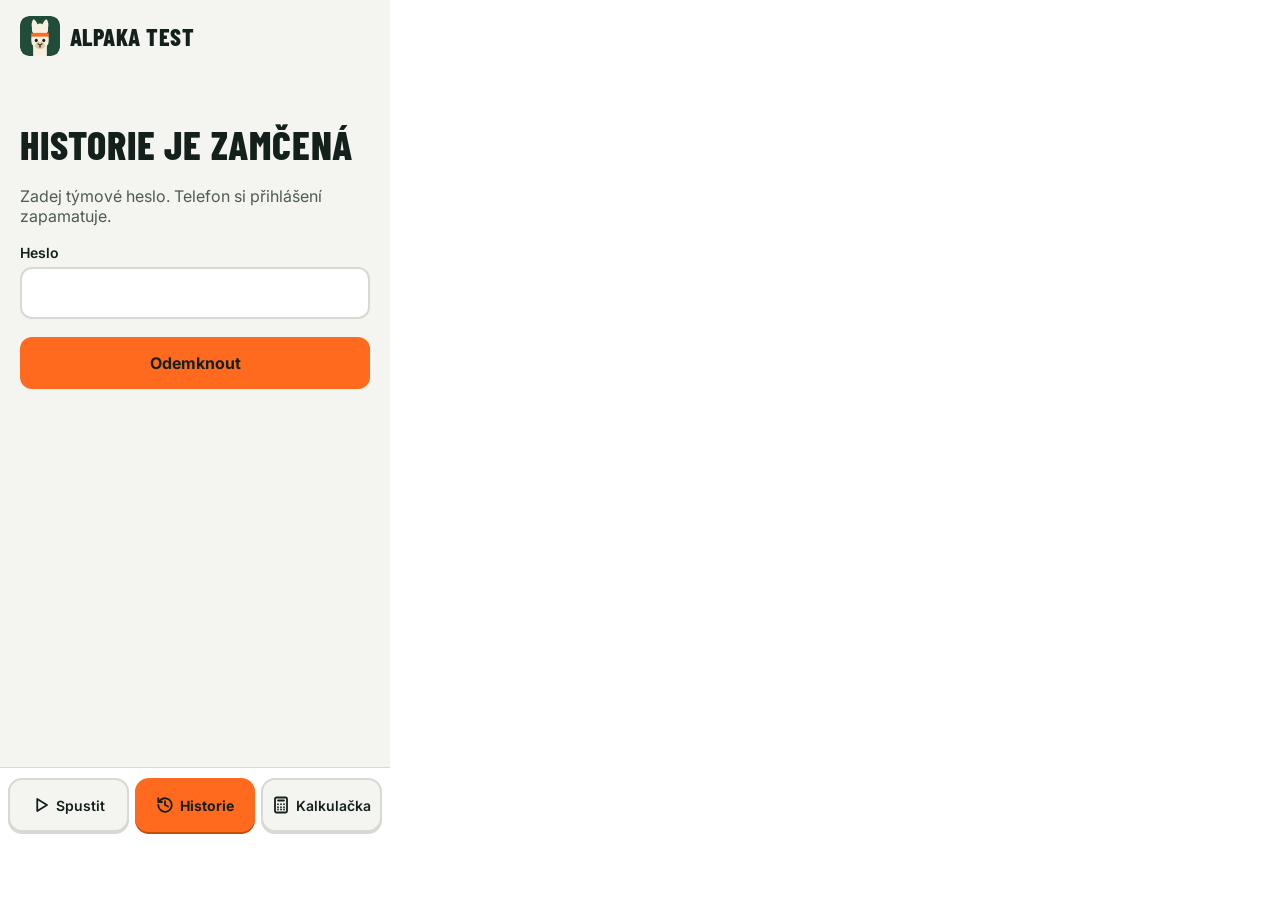
<file: design/obrazovky/Zamek.html>
<!doctype html>
<html lang="cs">
<head>
<meta charset="utf-8">
<title>Mobil – zámek historie</title>
<link rel="stylesheet" href="https://fonts.googleapis.com/css2?family=Barlow+Condensed:wght@600;700;800&family=Inter:wght@400;500;600;700&display=swap">
<style>body{margin:0}a{color:#1F4D3A}a:hover{color:#14201B}button,input{font-family:inherit}</style>
</head>
<body>
<div style="width:390px;height:844px;box-sizing:border-box;overflow:hidden;background:#F4F5F0;color:#14201B;font-family:Inter,sans-serif;display:flex;flex-direction:column">
<div style="display:flex;align-items:center;gap:10px;padding:16px 20px"><svg width="40" height="40" viewBox="0 0 64 64" role="img" aria-label="Alpaka" style="flex:none;border-radius:9px"><rect width="64" height="64" rx="14" fill="#1F4D3A"/><path d="M22 26C17 17 18 8 22 5C27 8 30 16 29 24Z" fill="#F7EFE0"/><path d="M42 26C47 17 46 8 42 5C37 8 34 16 35 24Z" fill="#F7EFE0"/><path d="M21 40H43V64H21Z" fill="#F7EFE0"/><rect x="18" y="22" width="28" height="31" rx="13" fill="#F7EFE0"/><circle cx="25" cy="22" r="6" fill="#F7EFE0"/><circle cx="32" cy="19" r="7" fill="#F7EFE0"/><circle cx="39" cy="22" r="6" fill="#F7EFE0"/><rect x="18" y="27" width="28" height="6" fill="#FF6A1F"/><circle cx="26" cy="39" r="2.5" fill="#14201B"/><circle cx="38" cy="39" r="2.5" fill="#14201B"/><ellipse cx="32" cy="47" rx="8" ry="6" fill="#E2CBA4"/><path d="M29 44.5L32 47L35 44.5M32 47V50" fill="none" stroke="#14201B" stroke-width="1.8" stroke-linecap="round" stroke-linejoin="round"/></svg><div style="font-family:'Barlow Condensed',sans-serif;text-transform:uppercase;letter-spacing:.02em;font-size:24px;font-weight:800">Alpaka Test</div></div><div style="padding:48px 20px;display:flex;flex-direction:column;gap:18px">
<h1 style="font-family:'Barlow Condensed',sans-serif;text-transform:uppercase;letter-spacing:.02em;margin:0;font-size:40px;font-weight:800">Historie je zamčená</h1>
<p style="margin:0;font-size:16px;color:#4E5C55">Zadej týmové heslo. Telefon si přihlášení zapamatuje.</p>
<div style="display:flex;flex-direction:column;gap:6px"><label for="p" style="font-size:14px;font-weight:600">Heslo</label><input id="p" type="password" style="min-height:52px;box-sizing:border-box;width:100%;border:2px solid #D5DAD2;border-radius:12px;padding:0 14px;font-size:18px;background:#fff"></div>
<button type="button" style="background:#FF6A1F;color:#14201B;border:0;min-height:52px;border-radius:12px;padding:0 20px;font-size:16px;font-weight:700;">Odemknout</button></div><nav style="display:flex;gap:6px;padding:10px 8px 12px;background:#fff;border-top:1px solid #D5DAD2;margin-top:auto"><a href="Main.html" style="flex:1;min-width:0;display:flex;align-items:center;justify-content:center;gap:6px;min-height:54px;padding:4px;box-sizing:border-box;border-radius:14px;text-decoration:none;font-size:14px;white-space:nowrap;font-weight:600;color:#14201B;background:#F4F5F0;border:2px solid #D5DAD2;box-shadow:0 2px 0 #D5DAD2"><svg width="18" height="18" viewBox="0 0 24 24" fill="none" stroke="currentColor" stroke-width="2.4" stroke-linecap="round" stroke-linejoin="round" aria-hidden="true" style="flex:none"><path d="M7 4L20 12L7 20Z"/></svg><span>Spustit</span></a><a href="Historie.html" style="flex:1;min-width:0;display:flex;align-items:center;justify-content:center;gap:6px;min-height:54px;padding:4px;box-sizing:border-box;border-radius:14px;text-decoration:none;font-size:14px;white-space:nowrap;font-weight:700;color:#14201B;background:#FF6A1F;border:2px solid #FF6A1F;box-shadow:0 2px 0 #C44D0F"><svg width="18" height="18" viewBox="0 0 24 24" fill="none" stroke="currentColor" stroke-width="2.4" stroke-linecap="round" stroke-linejoin="round" aria-hidden="true" style="flex:none"><path d="M3 12a9 9 0 1 0 3-6.7L3 8M3 3v5h5M12 7v5l4 2"/></svg><span>Historie</span></a><a href="Kalkulacka.html" style="flex:1;min-width:0;display:flex;align-items:center;justify-content:center;gap:6px;min-height:54px;padding:4px;box-sizing:border-box;border-radius:14px;text-decoration:none;font-size:14px;white-space:nowrap;font-weight:600;color:#14201B;background:#F4F5F0;border:2px solid #D5DAD2;box-shadow:0 2px 0 #D5DAD2"><svg width="18" height="18" viewBox="0 0 24 24" fill="none" stroke="currentColor" stroke-width="2.4" stroke-linecap="round" stroke-linejoin="round" aria-hidden="true" style="flex:none"><rect x="4" y="2" width="16" height="20" rx="2"/><path d="M8 6h8M8 11h0M12 11h0M16 11h0M8 15h0M12 15h0M16 15h0M8 18h0M12 18h0M16 18h0"/></svg><span>Kalkulačka</span></a></nav>
</div>
</body>
</html>
</file>
